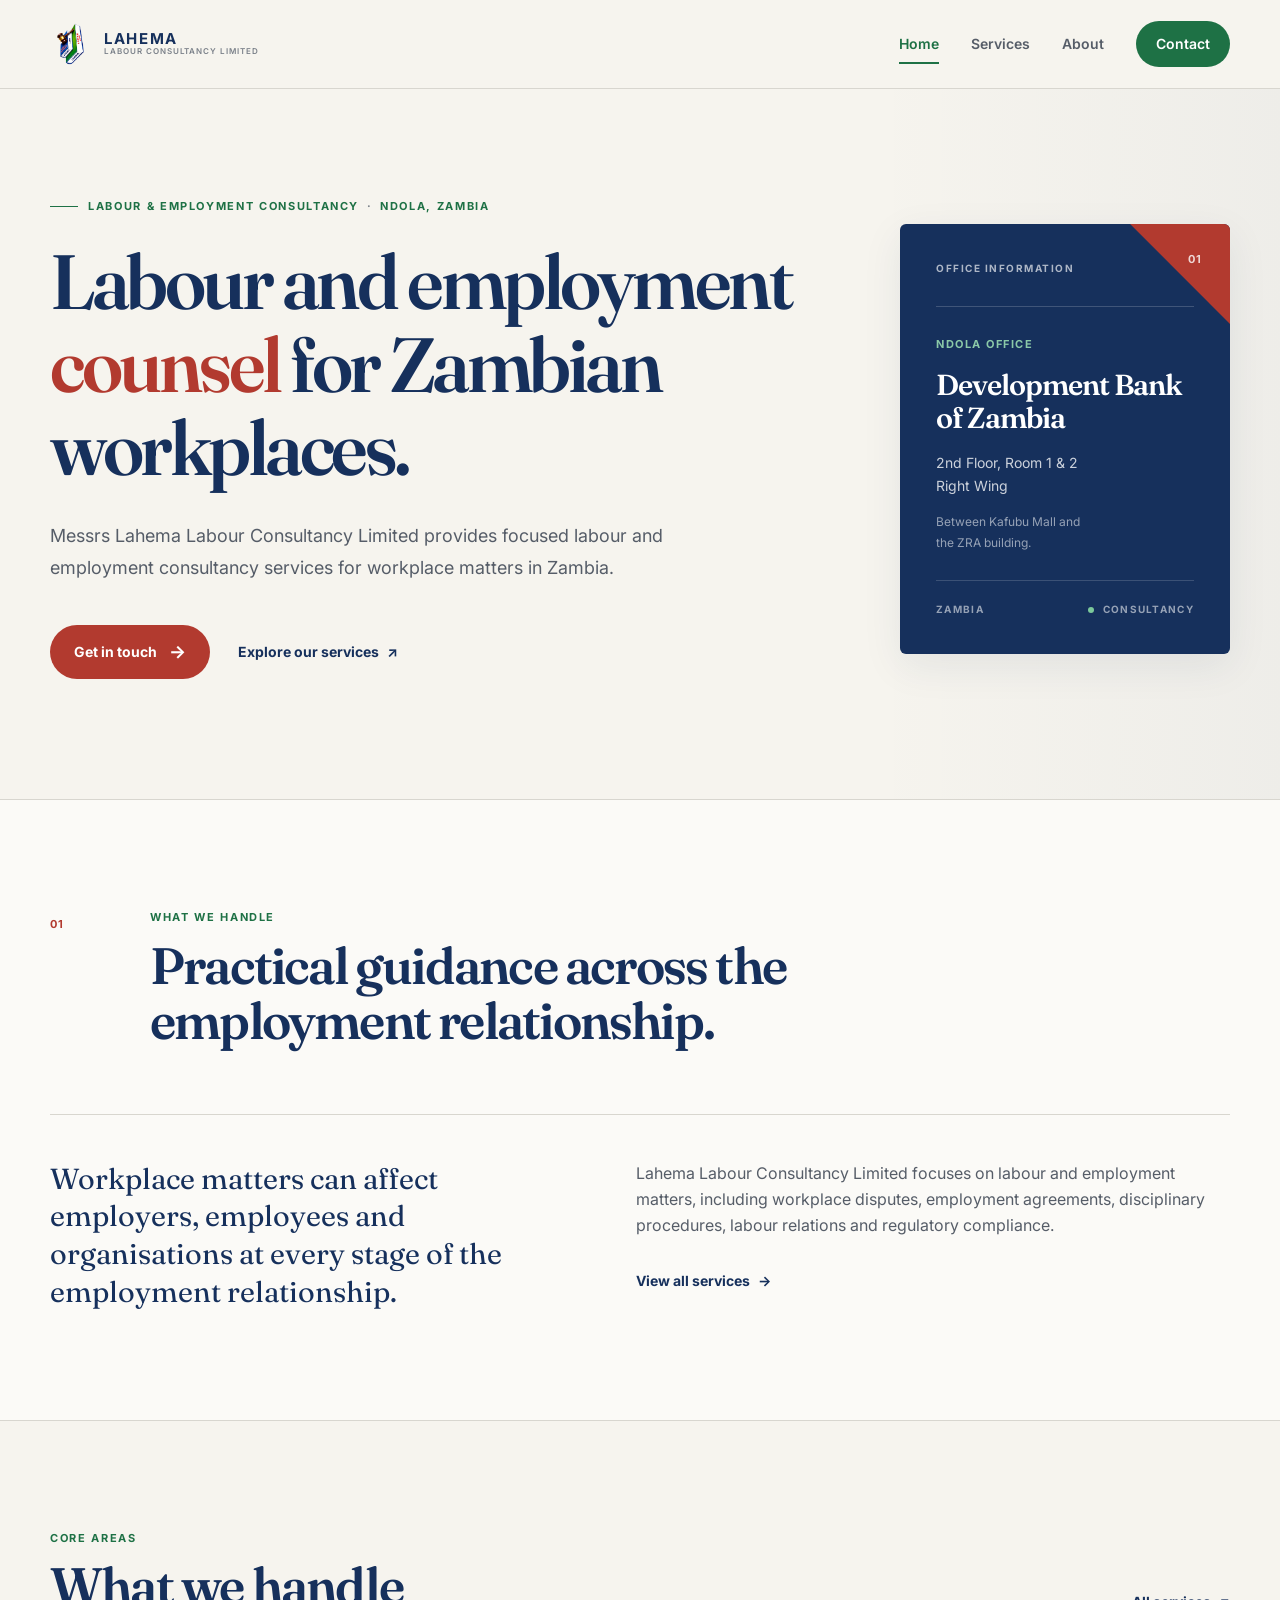
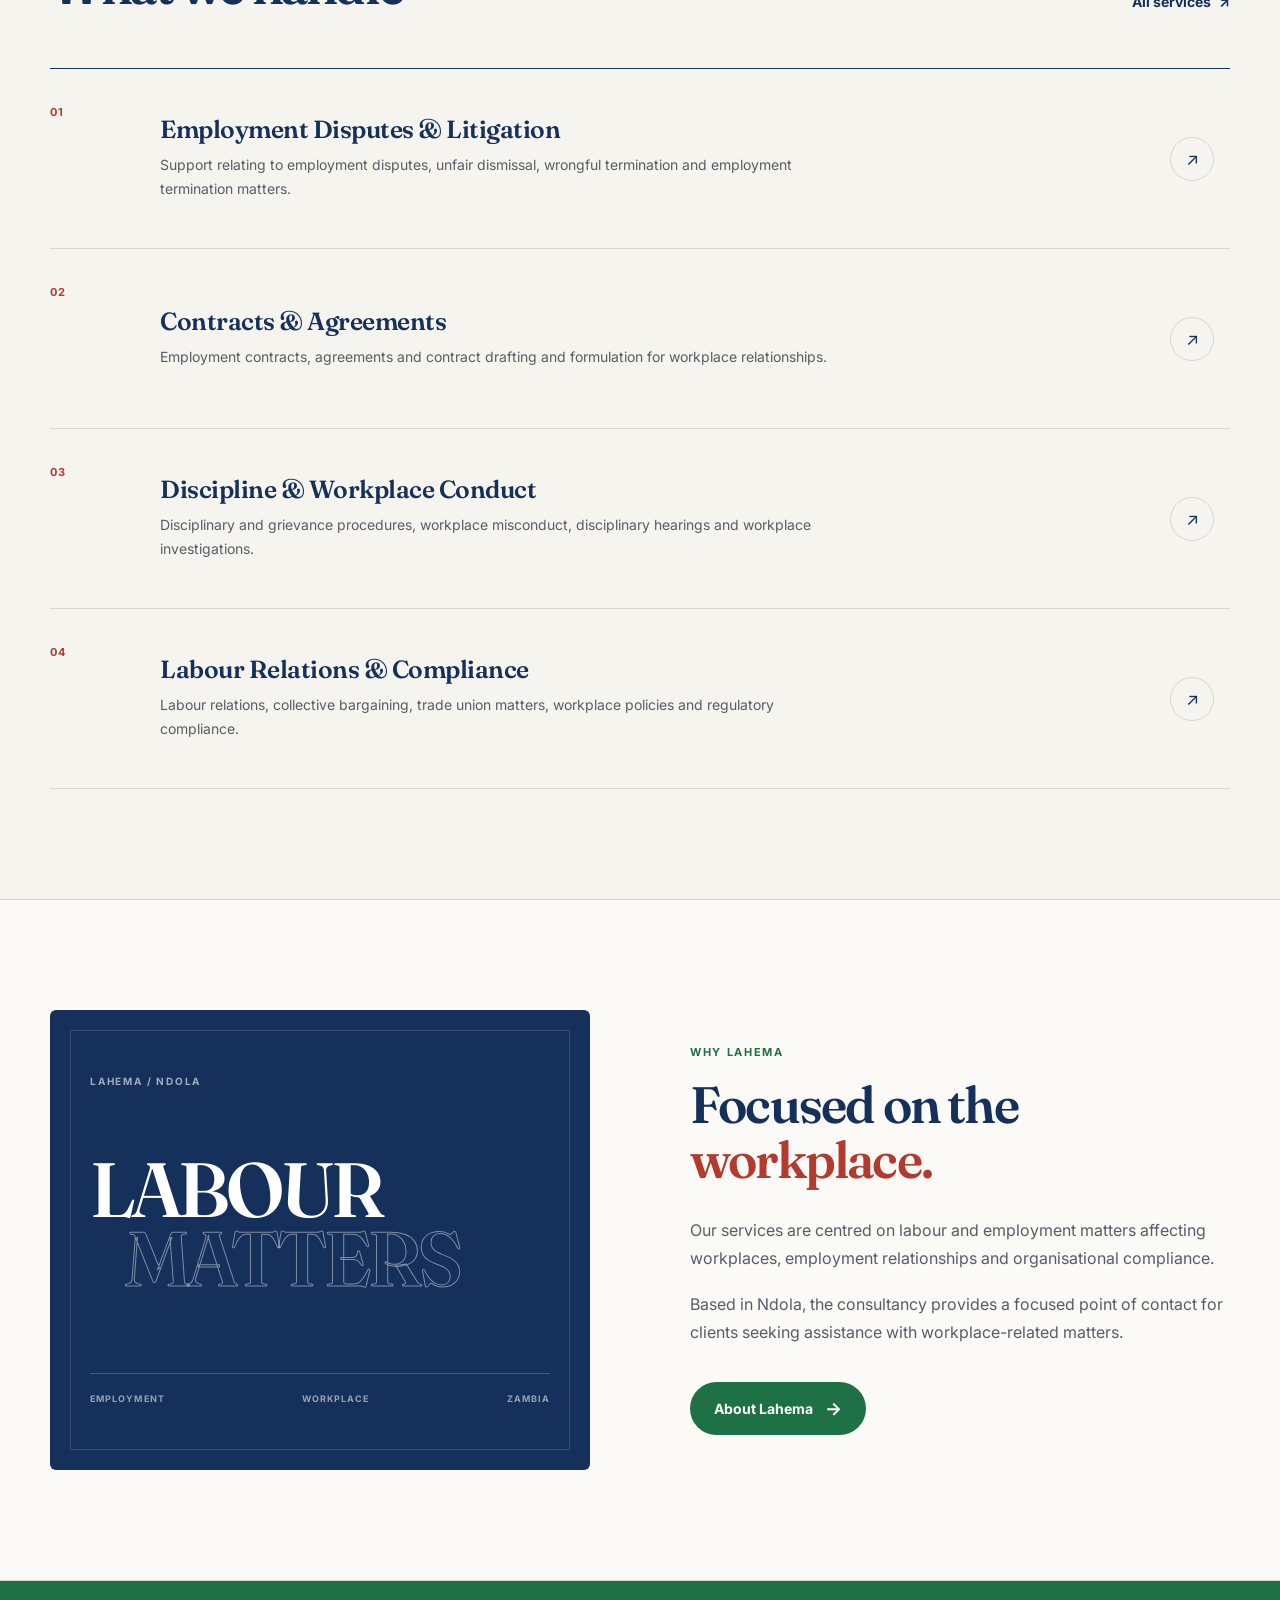
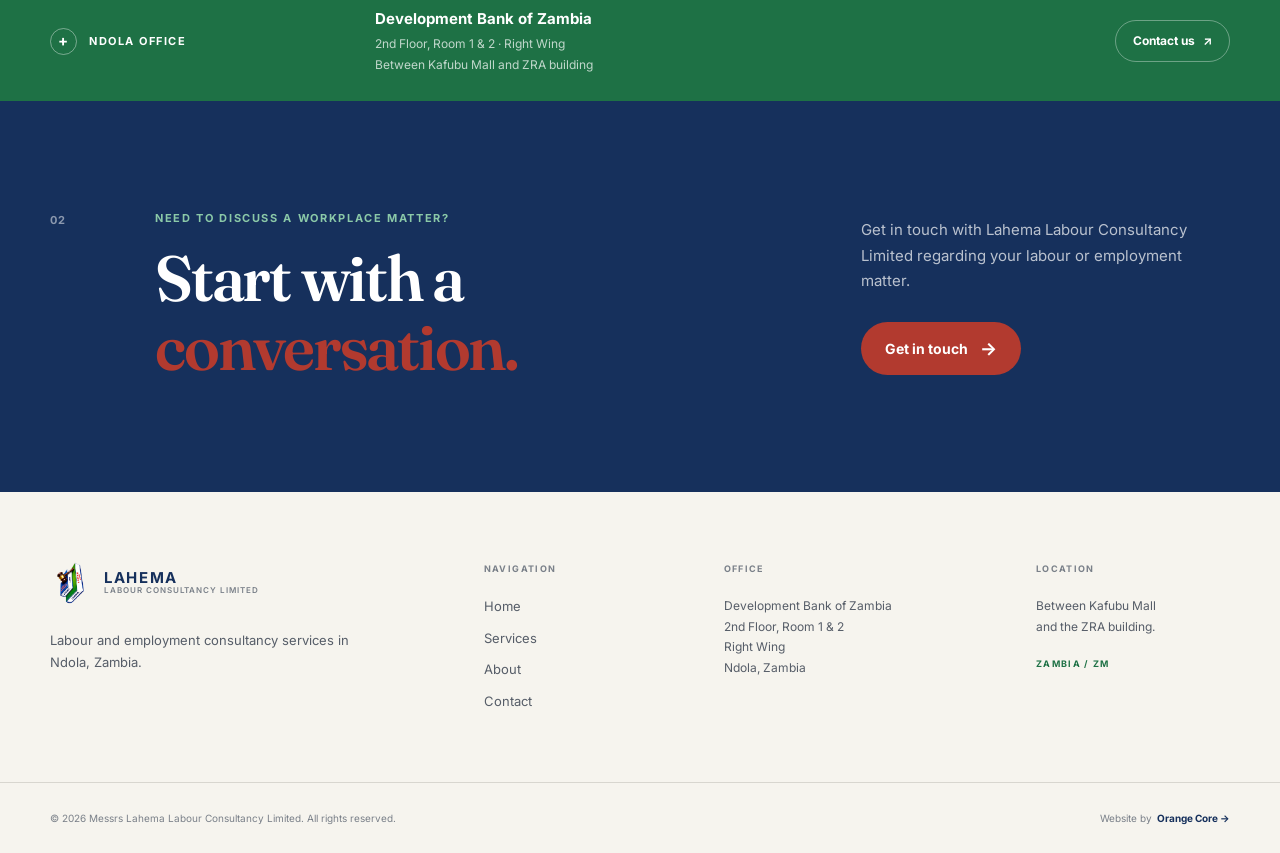
<file: index.html>
<!DOCTYPE html>
<html lang="en-ZM">
<head>
    <meta charset="UTF-8">

    <meta
        name="viewport"
        content="width=device-width, initial-scale=1.0"
    >

    <meta
        name="description"
        content="Messrs Lahema Labour Consultancy Limited provides labour and employment consultancy services in Ndola, Zambia, covering workplace disputes, contracts, disciplinary matters, labour relations and compliance."
    >

    <meta
        name="theme-color"
        content="#16305C"
    >

    <title>
        Lahema Labour Consultancy Limited | Labour & Employment Consultancy in Ndola
    </title>

    <!-- Fonts -->
    <link rel="preconnect" href="https://fonts.googleapis.com">
    <link rel="preconnect" href="https://fonts.gstatic.com" crossorigin>

    <link
        href="https://fonts.googleapis.com/css2?family=Fraunces:opsz,wght@9..144,500;9..144,600;9..144,700&family=Inter:wght@400;500;600;700&display=swap"
        rel="stylesheet"
    >

    <!-- Main stylesheet -->
    <link
        rel="stylesheet"
        href="css/style.css"
    >

    <!-- Favicon -->
    <link rel="icon" type="image/png" href="assets/images/lahema-logo.png">
</head>

<body>

    <!-- Accessibility -->
    <a
        class="skip-link"
        href="#main-content"
    >
        Skip to main content
    </a>


    <!-- =========================================================
         HEADER / NAVIGATION
    ========================================================== -->

    <header class="site-header">

        <div class="container nav-container">

            <a
                href="index.html"
                class="brand"
                aria-label="Lahema Labour Consultancy Limited home"
            >
                <img class="brand-mark" src="assets/images/lahema-logo.png" alt="Lahema Labour Consultancy logo">

                <span class="brand-text">
                    <strong>LAHEMA</strong>
                    <small>LABOUR CONSULTANCY LIMITED</small>
                </span>
            </a>


            <button
                class="menu-toggle"
                type="button"
                aria-label="Open navigation menu"
                aria-expanded="false"
                aria-controls="primary-navigation"
            >
                <span></span>
                <span></span>
                <span></span>
            </button>


            <nav
                class="primary-navigation"
                id="primary-navigation"
                aria-label="Primary navigation"
            >

                <a
                    href="index.html"
                    class="nav-link active"
                    aria-current="page"
                >
                    Home
                </a>

                <a
                    href="services.html"
                    class="nav-link"
                >
                    Services
                </a>

                <a
                    href="about.html"
                    class="nav-link"
                >
                    About
                </a>

                <a
                    href="contact.html"
                    class="nav-link nav-link-cta"
                >
                    Contact
                </a>

            </nav>

        </div>

    </header>


    <!-- =========================================================
         MAIN CONTENT
    ========================================================== -->

    <main id="main-content">


        <!-- =====================================================
             HERO
        ====================================================== -->

        <section class="hero">

            <div class="container hero-grid">

                <div class="hero-content">

                    <div class="section-kicker">
                        <span class="kicker-line"></span>

                        <span>
                            LABOUR &amp; EMPLOYMENT CONSULTANCY
                            <span class="kicker-separator">·</span>
                            NDOLA, ZAMBIA
                        </span>
                    </div>


                    <h1>
                        Labour and employment
                        <span class="accent-text">
                            counsel
                        </span>
                        for Zambian workplaces.
                    </h1>


                    <p class="hero-description">
                        Messrs Lahema Labour Consultancy Limited provides
                        focused labour and employment consultancy services
                        for workplace matters in Zambia.
                    </p>


                    <div class="hero-actions">

                        <a
                            href="contact.html"
                            class="button button-primary"
                        >
                            Get in touch
                            <span aria-hidden="true">→</span>
                        </a>

                        <a
                            href="services.html"
                            class="text-link"
                        >
                            Explore our services
                            <span aria-hidden="true">↗</span>
                        </a>

                    </div>

                </div>


                <!-- HERO OFFICE PANEL -->

                <aside class="hero-panel">

                    <div class="docket-label">
                        OFFICE INFORMATION
                    </div>


                    <div class="hero-panel-number">
                        01
                    </div>


                    <div class="hero-panel-rule"></div>


                    <div class="office-details">

                        <span class="office-label">
                            NDOLA OFFICE
                        </span>

                        <h2>
                            Development Bank of Zambia
                        </h2>

                        <p>
                            2nd Floor, Room 1 &amp; 2
                            <br>
                            Right Wing
                        </p>

                        <p class="office-landmark">
                            Between Kafubu Mall and
                            <br>
                            the ZRA building.
                        </p>

                    </div>


                    <div class="panel-footer">

                        <span>
                            ZAMBIA
                        </span>

                        <span>
                            <span class="status-dot"></span>
                            CONSULTANCY
                        </span>

                    </div>

                </aside>

            </div>

        </section>



        <!-- =====================================================
             INTRO / POSITIONING
        ====================================================== -->

        <section class="intro-section">

            <div class="container">

                <div class="section-heading-row">

                    <div class="section-index">
                        01
                    </div>

                    <div>

                        <div class="section-kicker">
                            WHAT WE HANDLE
                        </div>

                        <h2>
                            Practical guidance across
                            the employment relationship.
                        </h2>

                    </div>

                </div>


                <div class="intro-grid">

                    <div class="intro-statement">

                        <p>
                            Workplace matters can affect employers,
                            employees and organisations at every stage
                            of the employment relationship.
                        </p>

                    </div>


                    <div class="intro-copy">

                        <p>
                            Lahema Labour Consultancy Limited focuses on
                            labour and employment matters, including
                            workplace disputes, employment agreements,
                            disciplinary procedures, labour relations
                            and regulatory compliance.
                        </p>

                        <a
                            href="services.html"
                            class="arrow-link"
                        >
                            View all services
                            <span aria-hidden="true">→</span>
                        </a>

                    </div>

                </div>

            </div>

        </section>



        <!-- =====================================================
             SERVICE PREVIEW
        ====================================================== -->

        <section class="services-preview">

            <div class="container">

                <div class="section-header-inline">

                    <div>

                        <div class="section-kicker">
                            CORE AREAS
                        </div>

                        <h2>
                            What we handle
                        </h2>

                    </div>

                    <a
                        href="services.html"
                        class="desktop-link"
                    >
                        All services
                        <span aria-hidden="true">↗</span>
                    </a>

                </div>


                <div class="service-list">


                    <!-- SERVICE 01 -->

                    <article class="service-row">

                        <div class="service-number">
                            01
                        </div>

                        <div class="service-content">

                            <h3>
                                Employment Disputes &amp; Litigation
                            </h3>

                            <p>
                                Support relating to employment disputes,
                                unfair dismissal, wrongful termination
                                and employment termination matters.
                            </p>

                        </div>

                        <a
                            href="services.html#employment-disputes"
                            class="service-arrow"
                            aria-label="View Employment Disputes and Litigation services"
                        >
                            ↗
                        </a>

                    </article>



                    <!-- SERVICE 02 -->

                    <article class="service-row">

                        <div class="service-number">
                            02
                        </div>

                        <div class="service-content">

                            <h3>
                                Contracts &amp; Agreements
                            </h3>

                            <p>
                                Employment contracts, agreements and
                                contract drafting and formulation for
                                workplace relationships.
                            </p>

                        </div>

                        <a
                            href="services.html#contracts"
                            class="service-arrow"
                            aria-label="View Contracts and Agreements services"
                        >
                            ↗
                        </a>

                    </article>



                    <!-- SERVICE 03 -->

                    <article class="service-row">

                        <div class="service-number">
                            03
                        </div>

                        <div class="service-content">

                            <h3>
                                Discipline &amp; Workplace Conduct
                            </h3>

                            <p>
                                Disciplinary and grievance procedures,
                                workplace misconduct, disciplinary
                                hearings and workplace investigations.
                            </p>

                        </div>

                        <a
                            href="services.html#discipline"
                            class="service-arrow"
                            aria-label="View Discipline and Workplace Conduct services"
                        >
                            ↗
                        </a>

                    </article>



                    <!-- SERVICE 04 -->

                    <article class="service-row">

                        <div class="service-number">
                            04
                        </div>

                        <div class="service-content">

                            <h3>
                                Labour Relations &amp; Compliance
                            </h3>

                            <p>
                                Labour relations, collective bargaining,
                                trade union matters, workplace policies
                                and regulatory compliance.
                            </p>

                        </div>

                        <a
                            href="services.html#labour-relations"
                            class="service-arrow"
                            aria-label="View Labour Relations and Compliance services"
                        >
                            ↗
                        </a>

                    </article>


                </div>


                <div class="mobile-services-link">

                    <a
                        href="services.html"
                        class="arrow-link"
                    >
                        View all services
                        <span aria-hidden="true">→</span>
                    </a>

                </div>

            </div>

        </section>



        <!-- =====================================================
             WORKPLACE FOCUS / LOCATION
        ====================================================== -->

        <section class="focus-section">

            <div class="container focus-grid">


                <div class="focus-visual">

                    <div class="visual-docket">

                        <div class="visual-topline">
                            LAHEMA / NDOLA
                        </div>


                        <div class="visual-large-text">
                            LABOUR
                        </div>

                        <div class="visual-large-text visual-outline">
                            MATTERS
                        </div>


                        <div class="visual-bottom">

                            <span>
                                EMPLOYMENT
                            </span>

                            <span>
                                WORKPLACE
                            </span>

                            <span>
                                ZAMBIA
                            </span>

                        </div>

                    </div>

                </div>


                <div class="focus-content">

                    <div class="section-kicker">
                        WHY LAHEMA
                    </div>

                    <h2>
                        Focused on the
                        <span class="accent-text">
                            workplace.
                        </span>
                    </h2>

                    <p>
                        Our services are centred on labour and
                        employment matters affecting workplaces,
                        employment relationships and organisational
                        compliance.
                    </p>

                    <p>
                        Based in Ndola, the consultancy provides a
                        focused point of contact for clients seeking
                        assistance with workplace-related matters.
                    </p>


                    <a
                        href="about.html"
                        class="button button-secondary"
                    >
                        About Lahema
                        <span aria-hidden="true">→</span>
                    </a>

                </div>

            </div>

        </section>



        <!-- =====================================================
             OFFICE / LOCATION STRIP
        ====================================================== -->

        <section class="location-strip">

            <div class="container location-grid">

                <div class="location-label">
                    <span class="location-pin" aria-hidden="true">
                        +
                    </span>

                    <span>
                        NDOLA OFFICE
                    </span>
                </div>


                <div class="location-address">

                    <strong>
                        Development Bank of Zambia
                    </strong>

                    <span>
                        2nd Floor, Room 1 &amp; 2 · Right Wing
                    </span>

                    <span>
                        Between Kafubu Mall and ZRA building
                    </span>

                </div>


                <a
                    href="contact.html"
                    class="location-link"
                >
                    Contact us
                    <span aria-hidden="true">↗</span>
                </a>

            </div>

        </section>



        <!-- =====================================================
             CALL TO ACTION
        ====================================================== -->

        <section class="cta-section">

            <div class="container cta-container">

                <div class="cta-marker">
                    02
                </div>


                <div class="cta-content">

                    <div class="section-kicker">
                        NEED TO DISCUSS A WORKPLACE MATTER?
                    </div>

                    <h2>
                        Start with a
                        <span>conversation.</span>
                    </h2>

                </div>


                <div class="cta-action">

                    <p>
                        Get in touch with Lahema Labour Consultancy
                        Limited regarding your labour or employment
                        matter.
                    </p>

                    <a
                        href="contact.html"
                        class="button button-primary"
                    >
                        Get in touch
                        <span aria-hidden="true">→</span>
                    </a>

                </div>

            </div>

        </section>

    </main>



    <!-- =========================================================
         FOOTER
    ========================================================== -->

    <footer class="site-footer">

        <div class="container footer-main">


            <!-- FOOTER BRAND -->

            <div class="footer-brand">

                <a
                    href="index.html"
                    class="brand brand-footer"
                    aria-label="Lahema Labour Consultancy Limited home"
                >

                    <img class="brand-mark" src="assets/images/lahema-logo.png" alt="Lahema Labour Consultancy logo">

                    <span class="brand-text">
                        <strong>LAHEMA</strong>
                        <small>LABOUR CONSULTANCY LIMITED</small>
                    </span>

                </a>


                <p>
                    Labour and employment consultancy services
                    in Ndola, Zambia.
                </p>

            </div>


            <!-- FOOTER NAV -->

            <div class="footer-column">

                <span class="footer-heading">
                    NAVIGATION
                </span>

                <a href="index.html">
                    Home
                </a>

                <a href="services.html">
                    Services
                </a>

                <a href="about.html">
                    About
                </a>

                <a href="contact.html">
                    Contact
                </a>

            </div>


            <!-- FOOTER OFFICE -->

            <div class="footer-column footer-office">

                <span class="footer-heading">
                    OFFICE
                </span>

                <p>
                    Development Bank of Zambia
                    <br>
                    2nd Floor, Room 1 &amp; 2
                    <br>
                    Right Wing
                    <br>
                    Ndola, Zambia
                </p>

            </div>


            <!-- FOOTER STATUS -->

            <div class="footer-column footer-status">

                <span class="footer-heading">
                    LOCATION
                </span>

                <p>
                    Between Kafubu Mall
                    <br>
                    and the ZRA building.
                </p>

                <span class="footer-country">
                    ZAMBIA / ZM
                </span>

            </div>

        </div>


        <!-- FOOTER BOTTOM -->

        <div class="footer-bottom">

            <div class="container footer-bottom-inner">

                <span>
                    © 2026 Messrs Lahema Labour Consultancy Limited.
                    All rights reserved.
                </span>


                <span class="footer-credit">

                    Website by

                    <a
                        href="https://orangecore.xyz"
                        target="_blank"
                        rel="noopener noreferrer"
                    >
                        Orange Core
                        <span aria-hidden="true">→</span>
                    </a>

                </span>

            </div>

        </div>

    </footer>



    <!-- Main JavaScript -->
    <script src="js/main.js"></script>

</body>
</html>
</file>
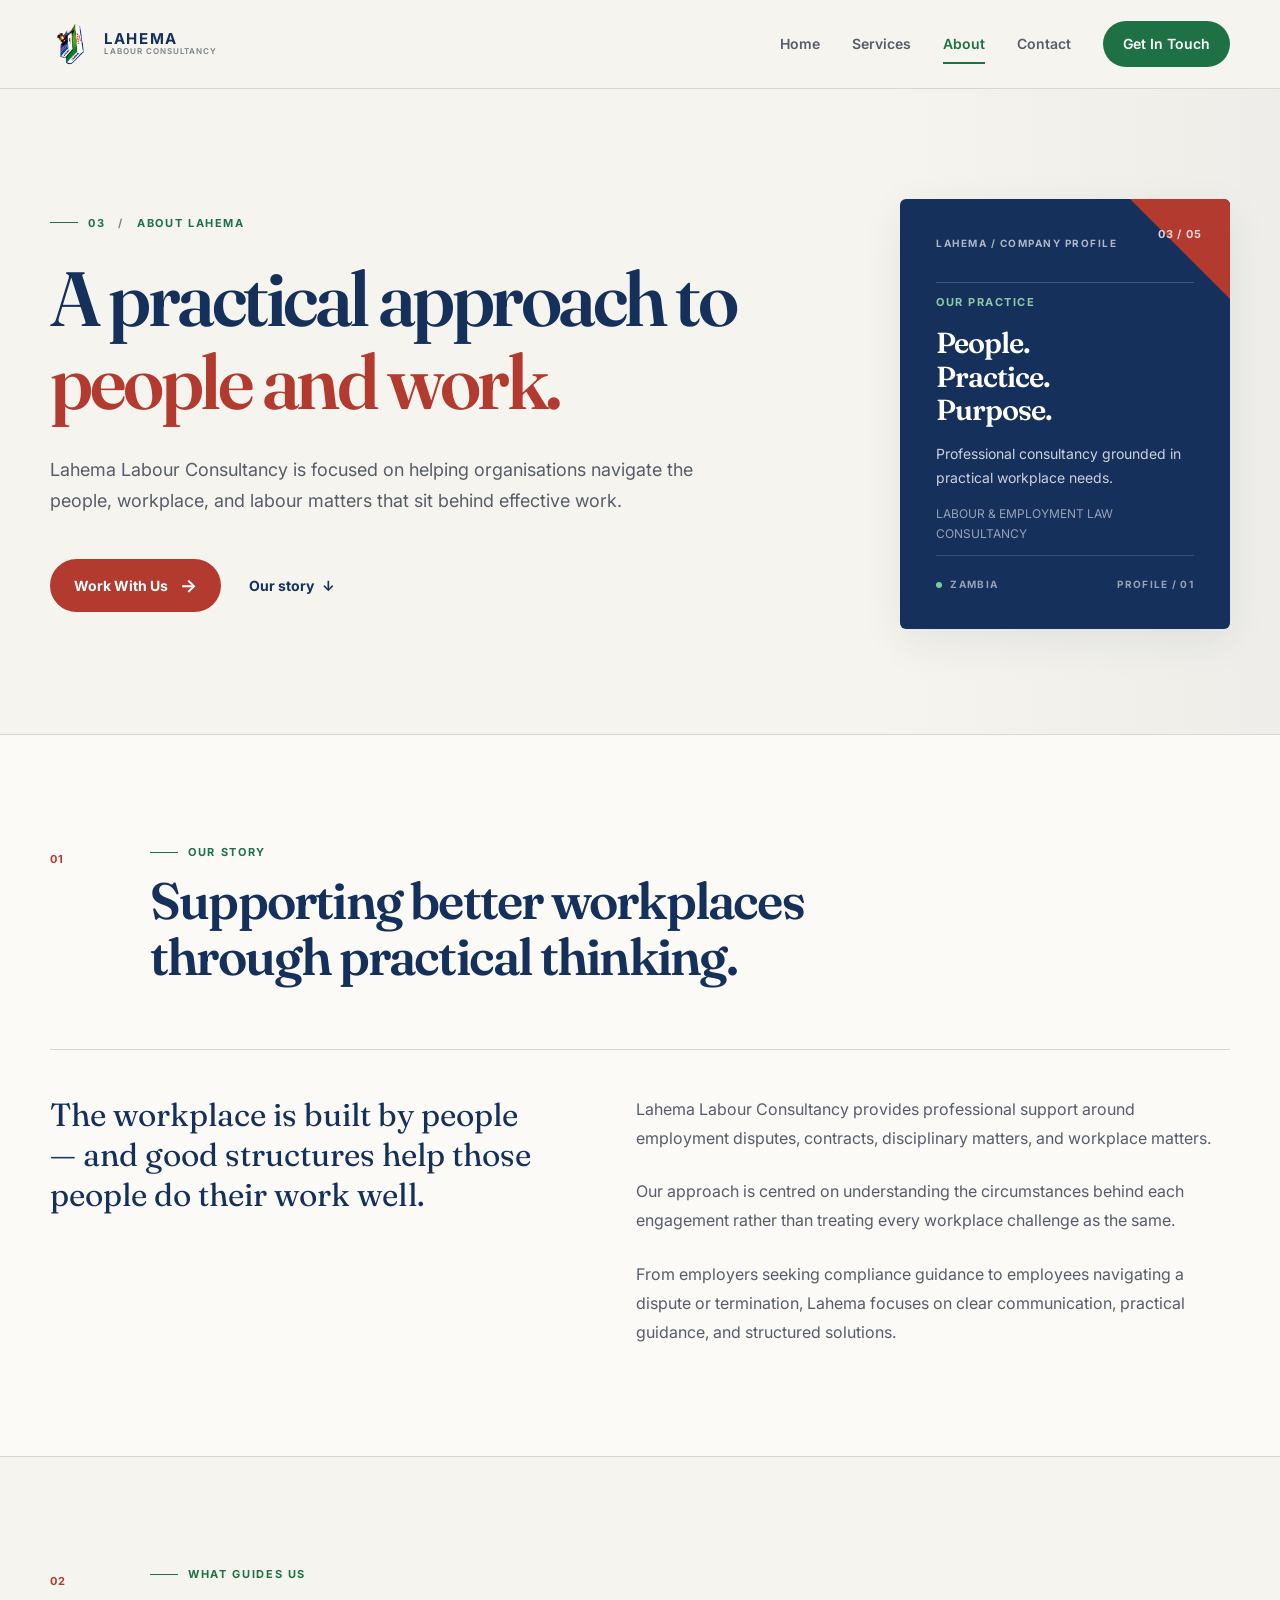
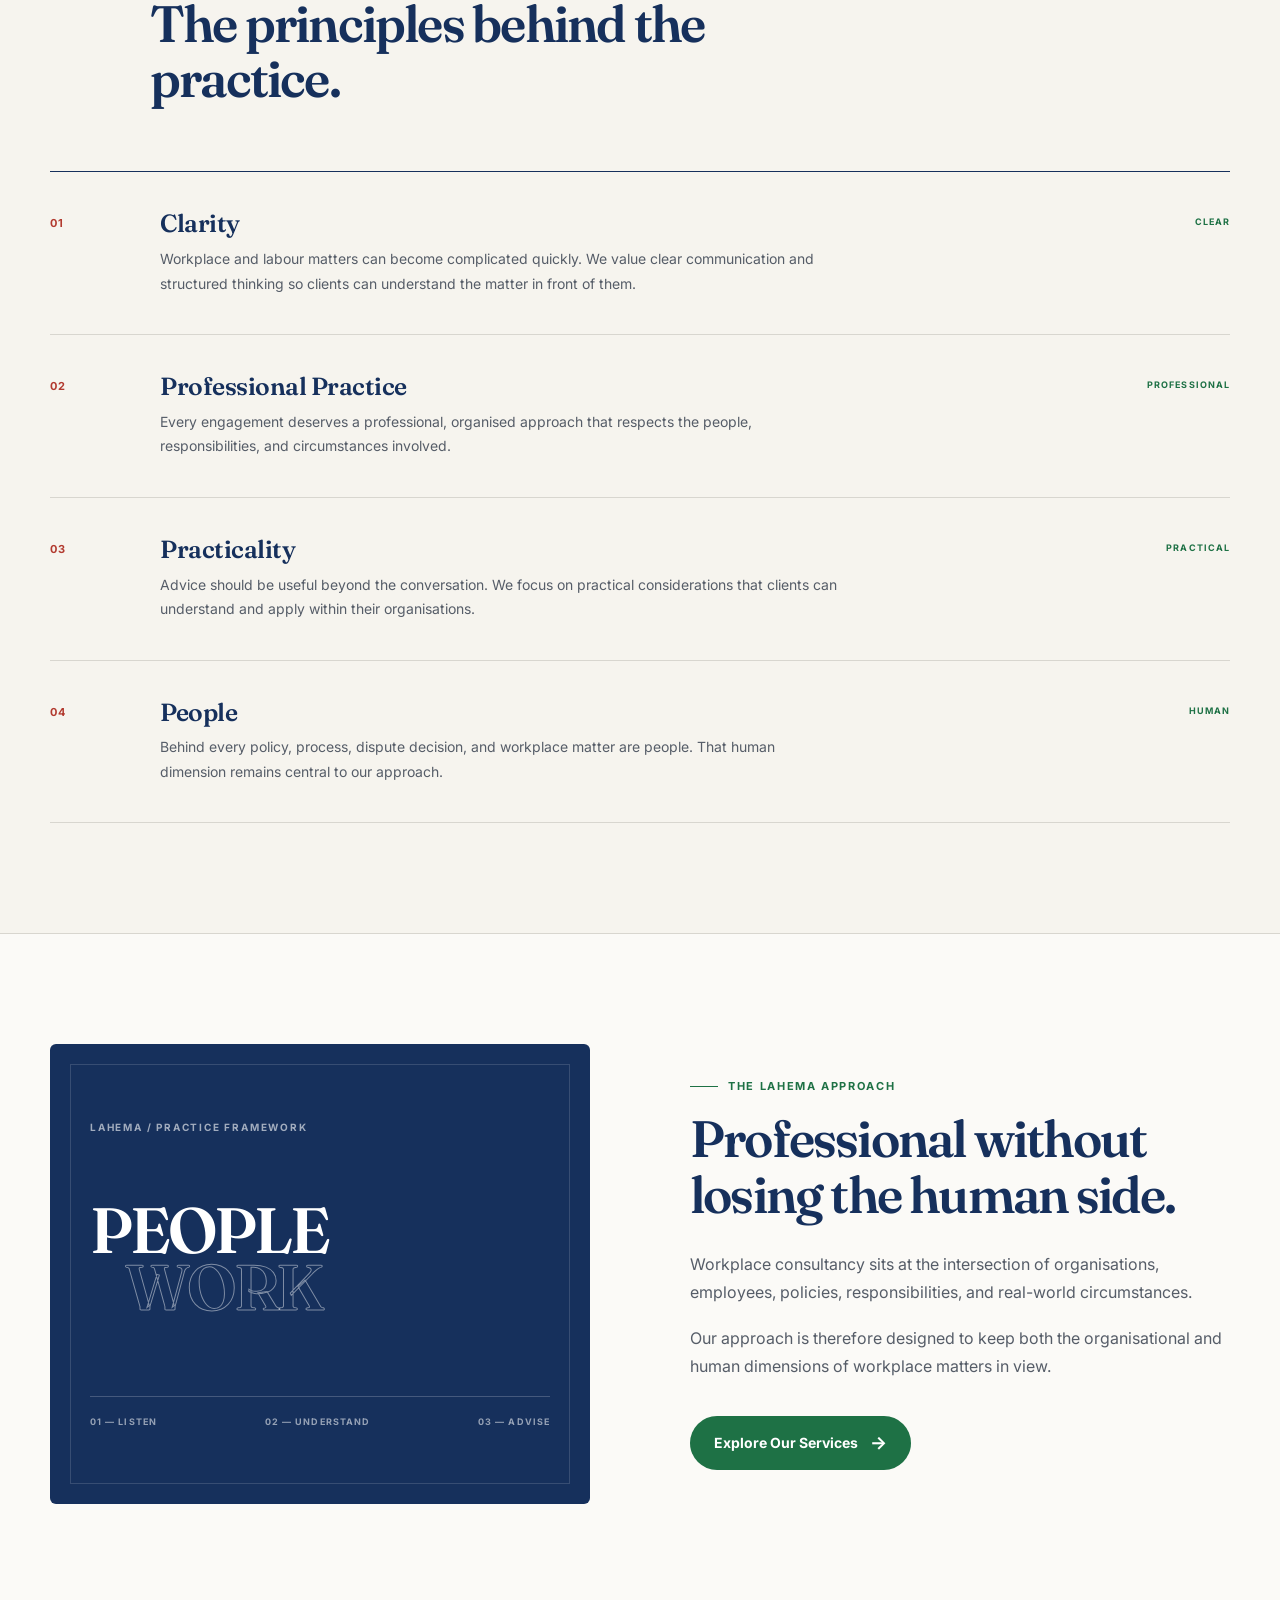
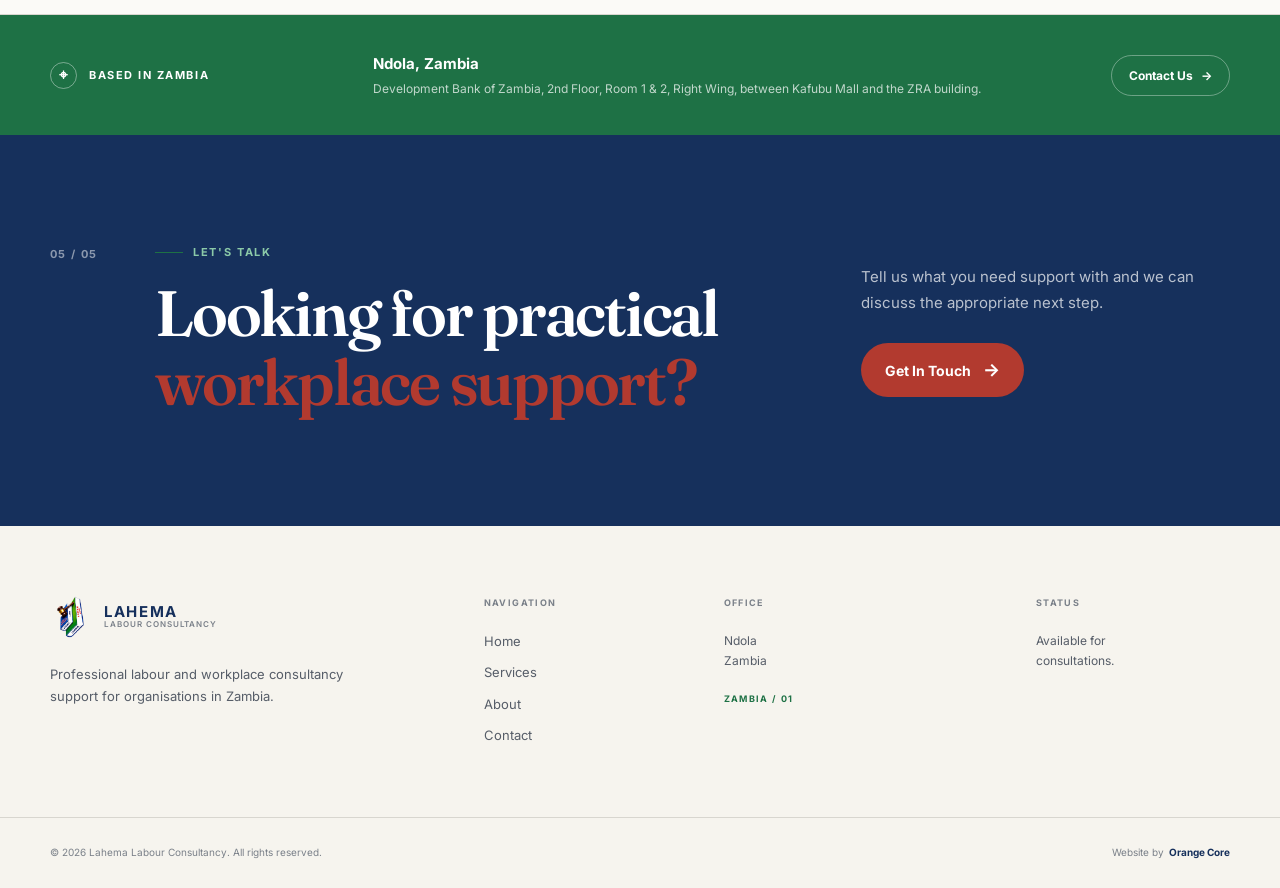
<file: about.html>
<!DOCTYPE html>
<html lang="en">
<head>
    <meta charset="UTF-8">
    <meta name="viewport" content="width=device-width, initial-scale=1.0">

    <title>About | Lahema Labour Consultancy</title>
    <meta
        name="description"
        content="Learn about Messrs Lahema Labour Consultancy Limited, a Ndola-based practice focused on labour and employment law for employers and employees across Zambia."
    >

    <link rel="preconnect" href="https://fonts.googleapis.com">
    <link rel="preconnect" href="https://fonts.gstatic.com" crossorigin>
    <link
        href="https://fonts.googleapis.com/css2?family=Fraunces:opsz,wght@9..144,600&family=Inter:wght@400;500;600;700&display=swap"
        rel="stylesheet"
    >

    <link rel="icon" type="image/png" href="assets/images/lahema-logo.png">
    <link rel="stylesheet" href="css/style.css">

    <!-- About page-specific styles -->
    <style>
        .about-page .hero {
            padding-bottom: 105px;
        }

        .about-page .hero-content {
            max-width: 800px;
        }

        .about-page .hero-description {
            max-width: 680px;
        }

        .about-story {
            padding: 110px 0;
            background: var(--paper-light);
            border-bottom: 1px solid var(--line);
        }

        .about-story-grid {
            display: grid;
            grid-template-columns: minmax(0, 0.9fr) minmax(0, 1.1fr);
            gap: 100px;
            padding-top: 45px;
            border-top: 1px solid var(--line);
        }

        .about-statement p {
            max-width: 500px;
            color: var(--navy);
            font-family: "Fraunces", Georgia, serif;
            font-size: 32px;
            line-height: 1.25;
        }

        .about-copy {
            max-width: 650px;
        }

        .about-copy p {
            margin-bottom: 25px;
            font-size: 16px;
            line-height: 1.8;
        }

        .about-copy p:last-child {
            margin-bottom: 0;
        }

        .principles-section {
            padding: 110px 0;
            background: var(--paper);
            border-bottom: 1px solid var(--line);
        }

        .principles-list {
            border-top: 1px solid var(--navy);
        }

        .principle-row {
            display: grid;
            grid-template-columns: 80px minmax(0, 1fr) 120px;
            gap: 30px;
            align-items: start;
            padding: 38px 0;
            border-bottom: 1px solid var(--line);
            transition:
                padding var(--transition),
                background var(--transition);
        }

        .principle-row:hover {
            padding-left: 18px;
            padding-right: 18px;
            background: rgba(255, 255, 255, 0.45);
        }

        .principle-number {
            padding-top: 4px;
            color: var(--red);
            font-size: 11px;
            font-weight: 700;
            letter-spacing: 0.12em;
        }

        .principle-content {
            max-width: 680px;
        }

        .principle-content h3 {
            margin-bottom: 10px;
        }

        .principle-content p {
            font-size: 14px;
            line-height: 1.75;
        }

        .principle-tag {
            justify-self: end;
            padding-top: 5px;
            color: var(--emerald);
            font-size: 9px;
            font-weight: 700;
            letter-spacing: 0.12em;
            text-align: right;
        }

        .about-visual .visual-large-text {
            font-size: clamp(2.8rem, 5vw, 5rem);
        }

        @media (max-width: 1000px) {
            .about-story-grid {
                gap: 60px;
            }
        }

        @media (max-width: 760px) {
            .about-page .hero {
                padding-bottom: 75px;
            }

            .about-story,
            .principles-section {
                padding: 75px 0;
            }

            .about-story-grid {
                grid-template-columns: 1fr;
                gap: 35px;
                padding-top: 30px;
            }

            .about-statement p {
                font-size: 25px;
            }

            .principle-row {
                grid-template-columns: 40px minmax(0, 1fr);
                gap: 12px;
                padding: 30px 0;
            }

            .principle-row:hover {
                padding-left: 10px;
                padding-right: 10px;
            }

            .principle-tag {
                grid-column: 2;
                justify-self: start;
                padding-top: 0;
                text-align: left;
            }
        }

        @media (max-width: 480px) {
            .principle-row {
                grid-template-columns: 32px minmax(0, 1fr);
            }

            .principle-number {
                font-size: 9px;
            }

            .principle-content h3 {
                font-size: 1.18rem;
            }

            .principle-content p {
                font-size: 13px;
            }
        }
    </style>
</head>

<body class="about-page">

    <a class="skip-link" href="#main-content">Skip to content</a>

    <!-- HEADER -->
    <header class="site-header">
        <div class="container nav-container">

            <a
                class="brand"
                href="index.html"
                aria-label="Lahema Labour Consultancy home"
            >
                <img class="brand-mark" src="assets/images/lahema-logo.png" alt="Lahema Labour Consultancy logo">

                <span class="brand-text">
                    <strong>LAHEMA</strong>
                    <small>LABOUR CONSULTANCY</small>
                </span>
            </a>

            <button
                class="menu-toggle"
                type="button"
                aria-label="Open navigation"
                aria-expanded="false"
                aria-controls="primary-navigation"
            >
                <span></span>
                <span></span>
                <span></span>
            </button>

            <nav
                class="primary-navigation"
                id="primary-navigation"
                aria-label="Primary navigation"
            >
                <a class="nav-link" href="index.html">Home</a>

                <a class="nav-link" href="services.html">Services</a>

                <a
                    class="nav-link active"
                    href="about.html"
                    aria-current="page"
                >
                    About
                </a>

                <a class="nav-link" href="contact.html">Contact</a>

                <a class="nav-link nav-link-cta" href="contact.html">
                    Get In Touch
                </a>
            </nav>

        </div>
    </header>

    <main id="main-content">

        <!-- HERO -->
        <section class="hero">
            <div class="container hero-grid">

                <div class="hero-content">

                    <div class="section-kicker">
                        <span class="kicker-line"></span>
                        <span>03</span>
                        <span class="kicker-separator">/</span>
                        <span>ABOUT LAHEMA</span>
                    </div>

                    <h1>
                        A practical approach to
                        <span class="accent-text">people and work.</span>
                    </h1>

                    <p class="hero-description">
                        Lahema Labour Consultancy is focused on helping
                        organisations navigate the people, workplace, and
                        labour matters that sit behind effective work.
                    </p>

                    <div class="hero-actions">

                        <a class="button button-primary" href="contact.html">
                            Work With Us
                            <span aria-hidden="true">→</span>
                        </a>

                        <a class="text-link" href="#our-story">
                            Our story
                            <span aria-hidden="true">↓</span>
                        </a>

                    </div>

                </div>

                <!-- HERO PANEL -->
                <aside class="hero-panel" aria-label="About Lahema">

                    <div>

                        <div class="docket-label">
                            LAHEMA / COMPANY PROFILE
                        </div>

                        <div class="hero-panel-number">
                            03 / 05
                        </div>

                        <div class="hero-panel-rule"></div>

                    </div>

                    <div class="office-details">

                        <span class="office-label">
                            OUR PRACTICE
                        </span>

                        <h2>
                            People.<br>
                            Practice.<br>
                            Purpose.
                        </h2>

                        <p>
                            Professional consultancy grounded in practical
                            workplace needs.
                        </p>

                        <p class="office-landmark">
                            LABOUR &amp; EMPLOYMENT LAW CONSULTANCY
                        </p>

                    </div>

                    <div class="panel-footer">

                        <span>
                            <span class="status-dot"></span>
                            ZAMBIA
                        </span>

                        <span>PROFILE / 01</span>

                    </div>

                </aside>

            </div>
        </section>

        <!-- OUR STORY -->
        <section class="about-story" id="our-story">
            <div class="container">

                <div class="section-heading-row">

                    <div class="section-index">
                        01
                    </div>

                    <div>

                        <div class="section-kicker">
                            <span class="kicker-line"></span>
                            <span>OUR STORY</span>
                        </div>

                        <h2>
                            Supporting better workplaces through practical
                            thinking.
                        </h2>

                    </div>

                </div>

                <div class="about-story-grid">

                    <div class="about-statement">
                        <p>
                            The workplace is built by people — and good
                            structures help those people do their work well.
                        </p>
                    </div>

                    <div class="about-copy">

                        <p>
                            Lahema Labour Consultancy provides professional
                            support around employment disputes, contracts, disciplinary matters,
                            and workplace matters.
                        </p>

                        <p>
                            Our approach is centred on understanding the
                            circumstances behind each engagement rather than
                            treating every workplace challenge as the same.
                        </p>

                        <p>
                            From employers seeking compliance guidance to employees
                            navigating a dispute or termination,
                            Lahema focuses on clear communication, practical
                            guidance, and structured solutions.
                        </p>

                    </div>

                </div>

            </div>
        </section>

        <!-- PRINCIPLES -->
        <section class="principles-section">
            <div class="container">

                <div class="section-heading-row">

                    <div class="section-index">
                        02
                    </div>

                    <div>

                        <div class="section-kicker">
                            <span class="kicker-line"></span>
                            <span>WHAT GUIDES US</span>
                        </div>

                        <h2>
                            The principles behind the practice.
                        </h2>

                    </div>

                </div>

                <div class="principles-list">

                    <!-- PRINCIPLE 01 -->
                    <article class="principle-row">

                        <div class="principle-number">
                            01
                        </div>

                        <div class="principle-content">

                            <h3>Clarity</h3>

                            <p>
                                Workplace and labour matters can become
                                complicated quickly. We value clear
                                communication and structured thinking so
                                clients can understand the matter in front
                                of them.
                            </p>

                        </div>

                        <div class="principle-tag">
                            CLEAR
                        </div>

                    </article>

                    <!-- PRINCIPLE 02 -->
                    <article class="principle-row">

                        <div class="principle-number">
                            02
                        </div>

                        <div class="principle-content">

                            <h3>Professional Practice</h3>

                            <p>
                                Every engagement deserves a professional,
                                organised approach that respects the people,
                                responsibilities, and circumstances involved.
                            </p>

                        </div>

                        <div class="principle-tag">
                            PROFESSIONAL
                        </div>

                    </article>

                    <!-- PRINCIPLE 03 -->
                    <article class="principle-row">

                        <div class="principle-number">
                            03
                        </div>

                        <div class="principle-content">

                            <h3>Practicality</h3>

                            <p>
                                Advice should be useful beyond the
                                conversation. We focus on practical
                                considerations that clients can understand
                                and apply within their organisations.
                            </p>

                        </div>

                        <div class="principle-tag">
                            PRACTICAL
                        </div>

                    </article>

                    <!-- PRINCIPLE 04 -->
                    <article class="principle-row">

                        <div class="principle-number">
                            04
                        </div>

                        <div class="principle-content">

                            <h3>People</h3>

                            <p>
                                Behind every policy, process, dispute
                                decision, and workplace matter are people.
                                That human dimension remains central to our
                                approach.
                            </p>

                        </div>

                        <div class="principle-tag">
                            HUMAN
                        </div>

                    </article>

                </div>

            </div>
        </section>

        <!-- APPROACH VISUAL -->
        <section class="focus-section">
            <div class="container focus-grid">

                <div class="focus-visual about-visual">

                    <div class="visual-docket">

                        <div class="visual-topline">
                            LAHEMA / PRACTICE FRAMEWORK
                        </div>

                        <div class="visual-large-text">
                            PEOPLE
                        </div>

                        <div class="visual-large-text visual-outline">
                            WORK
                        </div>

                        <div class="visual-bottom">
                            <span>01 — LISTEN</span>
                            <span>02 — UNDERSTAND</span>
                            <span>03 — ADVISE</span>
                        </div>

                    </div>

                </div>

                <div class="focus-content">

                    <div class="section-kicker">
                        <span class="kicker-line"></span>
                        <span>THE LAHEMA APPROACH</span>
                    </div>

                    <h2>
                        Professional without losing the human side.
                    </h2>

                    <p>
                        Workplace consultancy sits at the intersection of
                        organisations, employees, policies, responsibilities,
                        and real-world circumstances.
                    </p>

                    <p>
                        Our approach is therefore designed to keep both the
                        organisational and human dimensions of workplace
                        matters in view.
                    </p>

                    <a class="button button-secondary" href="services.html">
                        Explore Our Services
                        <span aria-hidden="true">→</span>
                    </a>

                </div>

            </div>
        </section>

        <!-- LOCATION -->
        <section class="location-strip">

            <div class="container location-grid">

                <div class="location-label">
                    <span class="location-pin" aria-hidden="true">⌖</span>
                    <span>BASED IN ZAMBIA</span>
                </div>

                <div class="location-address">
                    <strong>Ndola, Zambia</strong>

                    <span>
                        Development Bank of Zambia, 2nd Floor, Room 1 &amp; 2,
                        Right Wing, between Kafubu Mall and the ZRA building.
                    </span>
                </div>

                <a class="location-link" href="contact.html">
                    Contact Us
                    <span aria-hidden="true">→</span>
                </a>

            </div>

        </section>

        <!-- CTA -->
        <section class="cta-section">

            <div class="container cta-container">

                <div class="cta-marker">
                    05 / 05
                </div>

                <div class="cta-content">

                    <div class="section-kicker">
                        <span class="kicker-line"></span>
                        <span>LET'S TALK</span>
                    </div>

                    <h2>
                        Looking for practical
                        <span>workplace support?</span>
                    </h2>

                </div>

                <div class="cta-action">

                    <p>
                        Tell us what you need support with and we can discuss
                        the appropriate next step.
                    </p>

                    <a class="button" href="contact.html">
                        Get In Touch
                        <span aria-hidden="true">→</span>
                    </a>

                </div>

            </div>

        </section>

    </main>

    <!-- FOOTER -->
    <footer class="site-footer">

        <div class="container footer-main">

            <div class="footer-brand">

                <a
                    class="brand brand-footer"
                    href="index.html"
                    aria-label="Lahema Labour Consultancy home"
                >
                    <img class="brand-mark" src="assets/images/lahema-logo.png" alt="Lahema Labour Consultancy logo">

                    <span class="brand-text">
                        <strong>LAHEMA</strong>
                        <small>LABOUR CONSULTANCY</small>
                    </span>
                </a>

                <p>
                    Professional labour and workplace consultancy support
                    for organisations in Zambia.
                </p>

            </div>

            <div class="footer-column">

                <span class="footer-heading">
                    NAVIGATION
                </span>

                <a href="index.html">Home</a>
                <a href="services.html">Services</a>
                <a href="about.html">About</a>
                <a href="contact.html">Contact</a>

            </div>

            <div class="footer-column footer-office">

                <span class="footer-heading">
                    OFFICE
                </span>

                <p>
                    Ndola<br>
                    Zambia
                </p>

                <span class="footer-country">
                    ZAMBIA / 01
                </span>

            </div>

            <div class="footer-column footer-status">

                <span class="footer-heading">
                    STATUS
                </span>

                <p>
                    Available for<br>
                    consultations.
                </p>

            </div>

        </div>

        <div class="footer-bottom">

            <div class="container footer-bottom-inner">

                <span>
                    © 2026 Lahema Labour Consultancy. All rights reserved.
                </span>

                <span class="footer-credit">
                    Website by
                    <a href="https://orangecore.xyz" target="_blank" rel="noopener noreferrer" aria-label="Website developer">
                        Orange Core
                    </a>
                </span>

            </div>

        </div>

    </footer>

    <script src="js/main.js"></script>

</body>
</html>
</file>
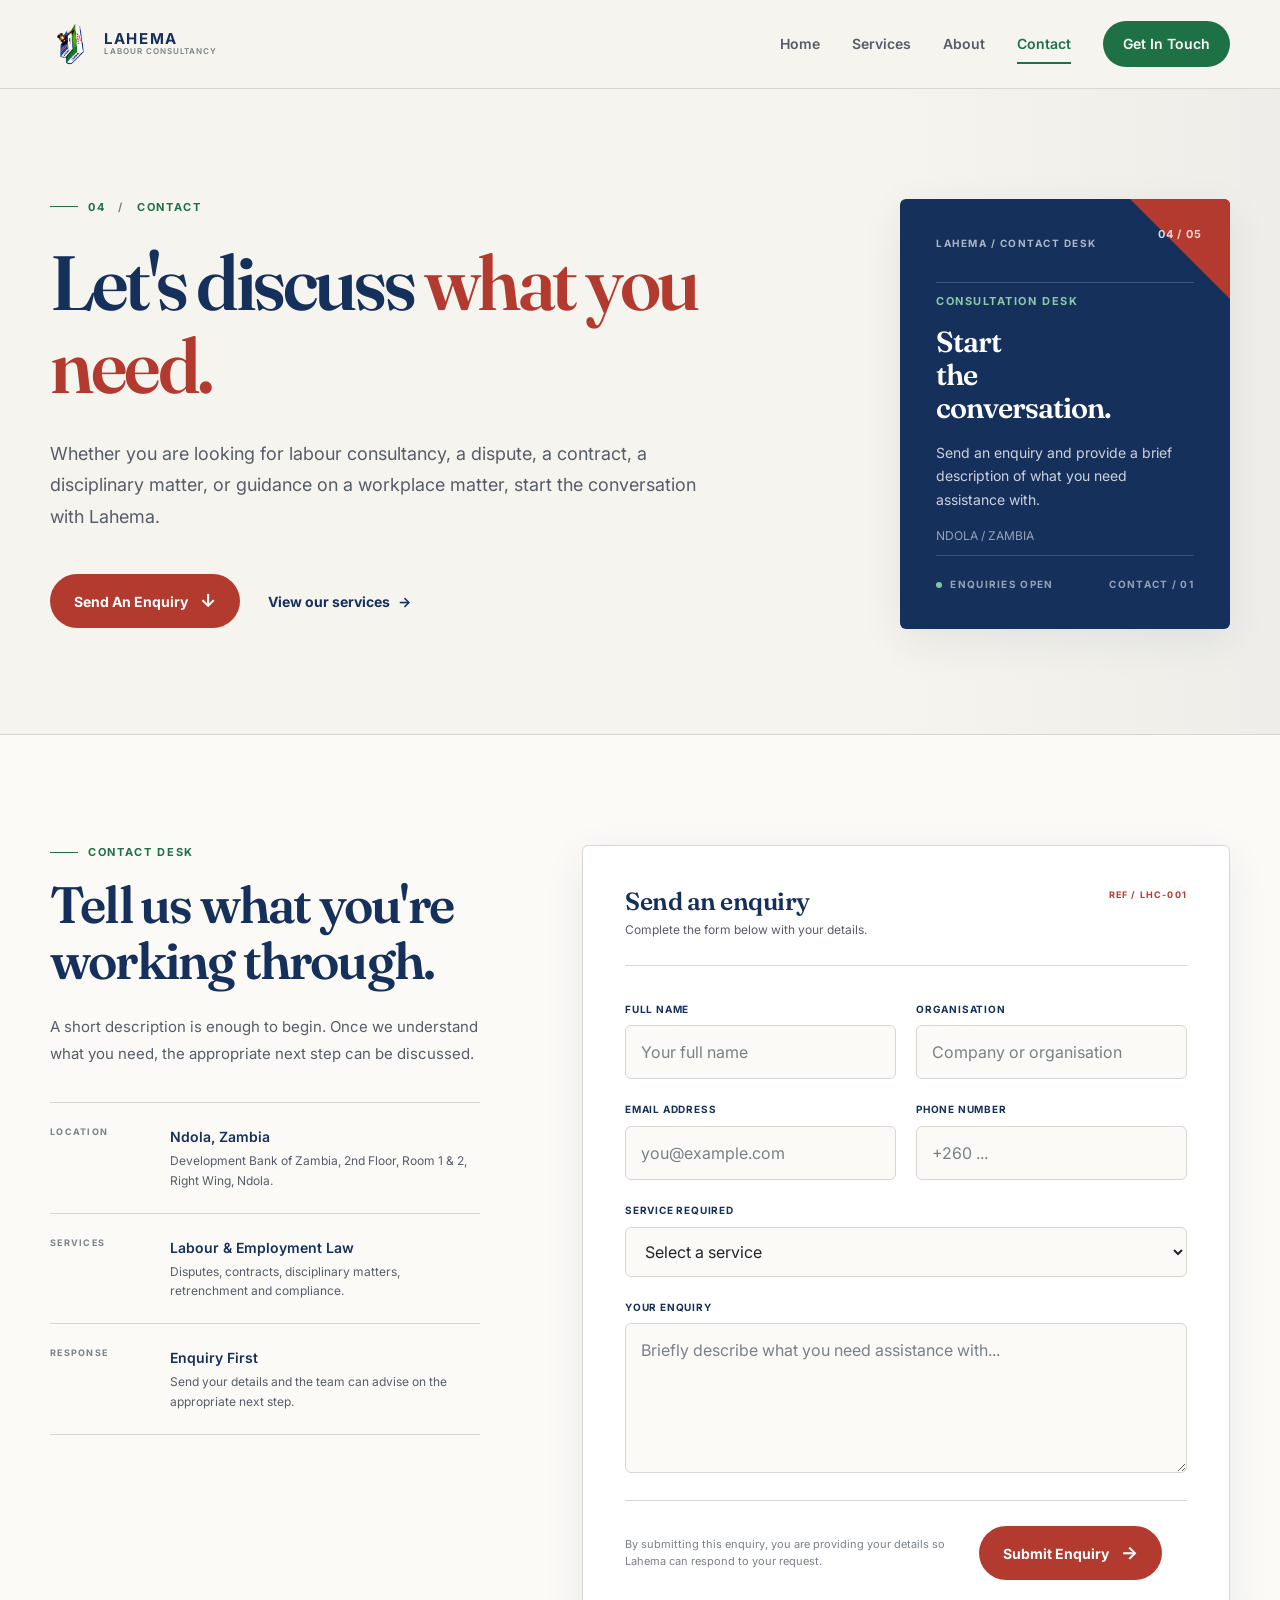
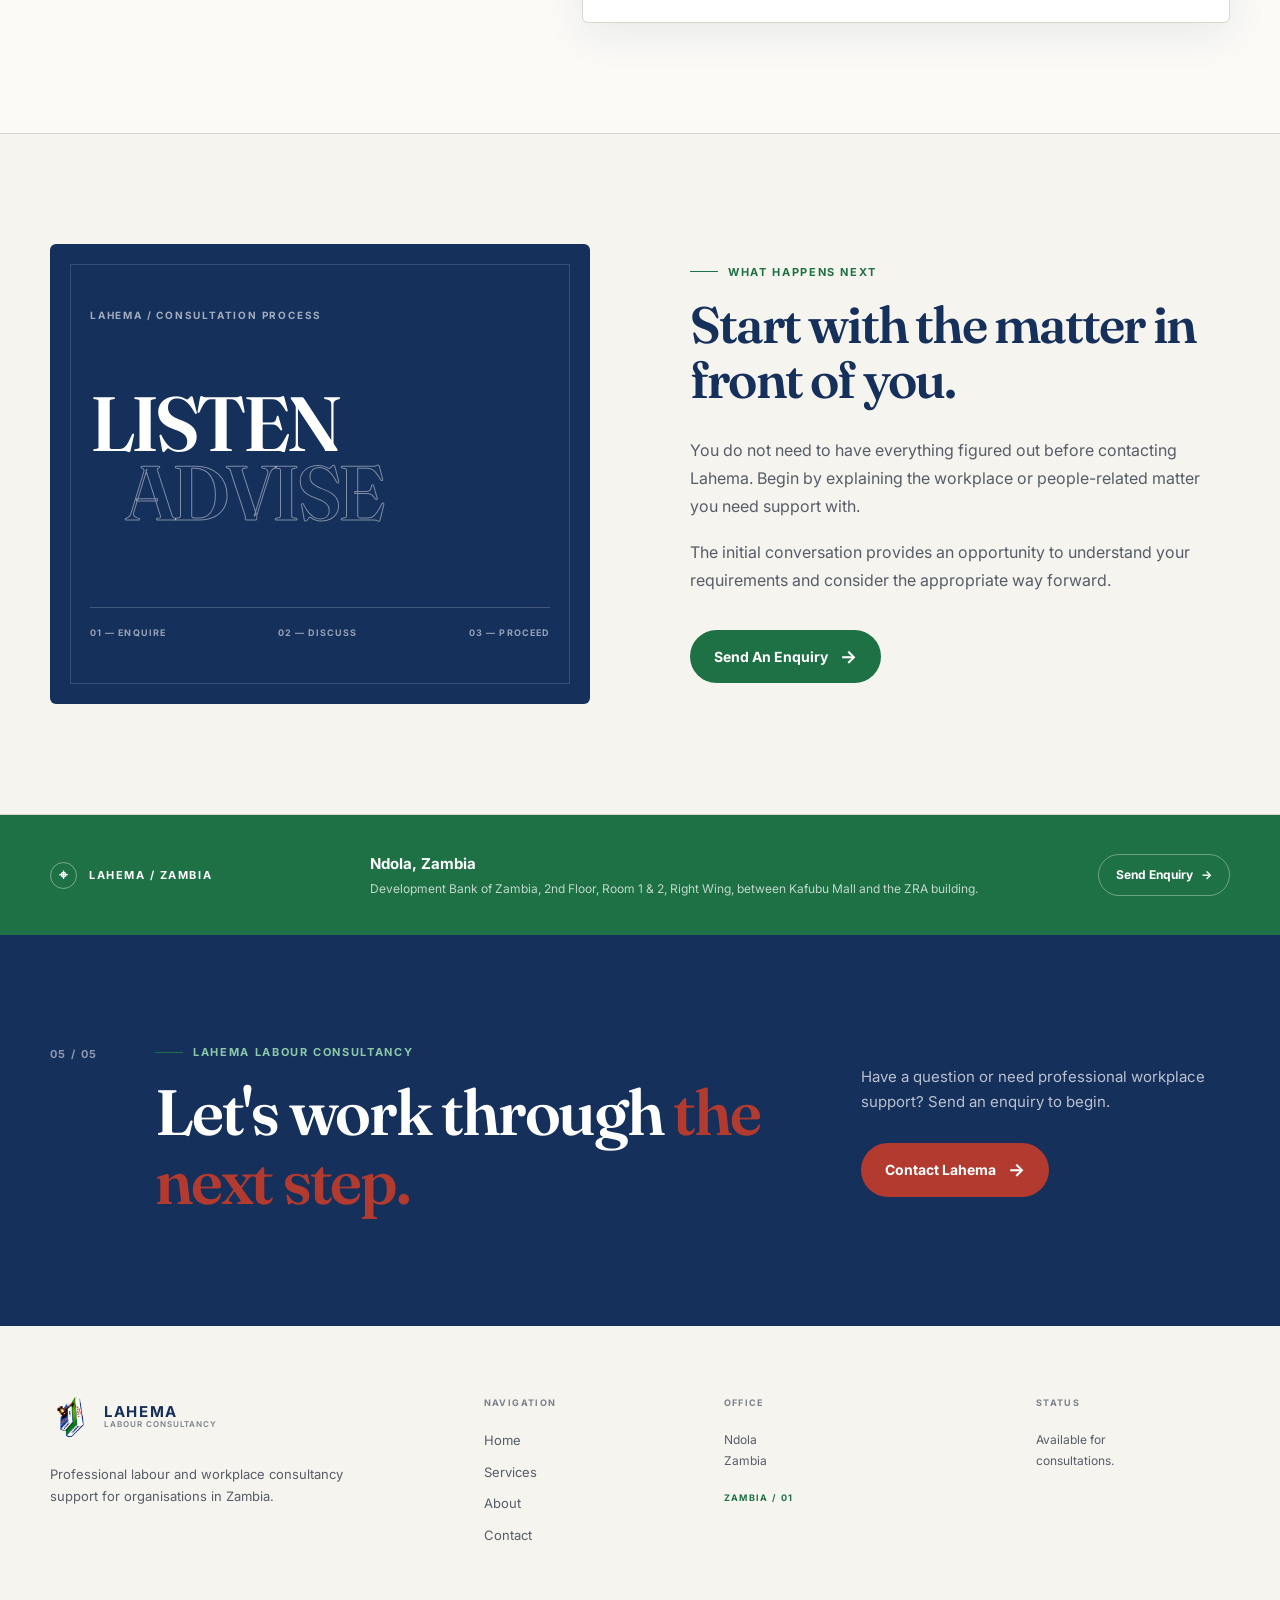
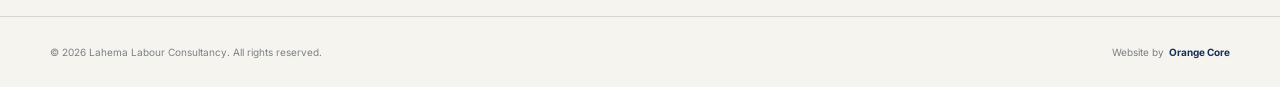
<file: contact.html>
<!DOCTYPE html>
<html lang="en">
<head>
    <meta charset="UTF-8">
    <meta name="viewport" content="width=device-width, initial-scale=1.0">

    <title>Contact | Lahema Labour Consultancy</title>
    <meta
        name="description"
        content="Get in touch with Messrs Lahema Labour Consultancy Limited at the Development Bank of Zambia building, Ndola, Zambia."
    >

    <link rel="preconnect" href="https://fonts.googleapis.com">
    <link rel="preconnect" href="https://fonts.gstatic.com" crossorigin>
    <link
        href="https://fonts.googleapis.com/css2?family=Fraunces:opsz,wght@9..144,600&family=Inter:wght@400;500;600;700&display=swap"
        rel="stylesheet"
    >

    <link rel="icon" type="image/png" href="assets/images/lahema-logo.png">
    <link rel="stylesheet" href="css/style.css">

    <!-- Contact page-specific styles -->
    <style>
        .contact-page .hero {
            padding-bottom: 105px;
        }

        .contact-page .hero-content {
            max-width: 800px;
        }

        .contact-page .hero-description {
            max-width: 680px;
        }

        .contact-section {
            padding: 110px 0;
            background: var(--paper-light);
            border-bottom: 1px solid var(--line);
        }

        .contact-grid {
            display: grid;
            grid-template-columns: minmax(0, 0.8fr) minmax(0, 1.2fr);
            gap: 100px;
            align-items: start;
        }

        .contact-information {
            max-width: 430px;
        }

        .contact-information h2 {
            margin-bottom: 25px;
        }

        .contact-information > p {
            margin-bottom: 35px;
            font-size: 15px;
            line-height: 1.8;
        }

        .contact-details {
            border-top: 1px solid var(--line);
        }

        .contact-detail {
            display: grid;
            grid-template-columns: 100px minmax(0, 1fr);
            gap: 20px;
            padding: 22px 0;
            border-bottom: 1px solid var(--line);
        }

        .contact-detail-label {
            color: var(--ink-muted);
            font-size: 9px;
            font-weight: 700;
            letter-spacing: 0.14em;
        }

        .contact-detail-content {
            color: var(--navy);
            font-size: 14px;
            font-weight: 600;
            line-height: 1.65;
        }

        .contact-detail-content span {
            display: block;
            margin-top: 3px;
            color: var(--ink-soft);
            font-size: 12px;
            font-weight: 400;
        }

        .contact-form-wrapper {
            padding: 42px;
            background: var(--white);
            border: 1px solid var(--line);
            border-radius: var(--radius-sm);
            box-shadow: var(--shadow-soft);
        }

        .contact-form-header {
            display: flex;
            align-items: flex-start;
            justify-content: space-between;
            gap: 30px;
            margin-bottom: 35px;
            padding-bottom: 25px;
            border-bottom: 1px solid var(--line);
        }

        .contact-form-header h3 {
            margin-bottom: 5px;
        }

        .contact-form-header p {
            font-size: 12px;
        }

        .contact-form-reference {
            color: var(--red);
            font-size: 9px;
            font-weight: 700;
            letter-spacing: 0.13em;
            white-space: nowrap;
        }

        .contact-form {
            display: grid;
            gap: 22px;
        }

        .form-row {
            display: grid;
            grid-template-columns: repeat(2, minmax(0, 1fr));
            gap: 20px;
        }

        .form-group {
            display: flex;
            flex-direction: column;
            gap: 8px;
        }

        .form-group label {
            color: var(--navy);
            font-size: 10px;
            font-weight: 700;
            letter-spacing: 0.08em;
        }

        .form-group input,
        .form-group select,
        .form-group textarea {
            width: 100%;
            padding: 13px 15px;
            background: var(--paper-light);
            color: var(--ink);
            border: 1px solid var(--line);
            border-radius: var(--radius-sm);
            outline: none;
            transition:
                border-color var(--transition-fast),
                box-shadow var(--transition-fast),
                background var(--transition-fast);
        }

        .form-group input,
        .form-group select {
            min-height: 48px;
        }

        .form-group textarea {
            min-height: 150px;
            resize: vertical;
        }

        .form-group input::placeholder,
        .form-group textarea::placeholder {
            color: var(--ink-muted);
        }

        .form-group input:focus,
        .form-group select:focus,
        .form-group textarea:focus {
            background: var(--white);
            border-color: var(--navy);
            box-shadow: 0 0 0 3px rgba(22, 48, 92, 0.08);
        }

        .form-submit {
            display: flex;
            align-items: center;
            justify-content: space-between;
            gap: 25px;
            margin-top: 5px;
            padding-top: 25px;
            border-top: 1px solid var(--line);
        }

        .form-submit-note {
            max-width: 360px;
            color: var(--ink-muted);
            font-size: 11px;
            line-height: 1.6;
        }

        .form-submit .button {
            flex-shrink: 0;
            cursor: pointer;
        }

        .contact-page .focus-section {
            background: var(--paper);
        }

        @media (max-width: 1000px) {
            .contact-grid {
                gap: 60px;
            }
        }

        @media (max-width: 760px) {
            .contact-page .hero {
                padding-bottom: 75px;
            }

            .contact-section {
                padding: 75px 0;
            }

            .contact-grid {
                grid-template-columns: 1fr;
                gap: 55px;
            }

            .contact-information {
                max-width: 650px;
            }

            .contact-form-wrapper {
                padding: 28px;
            }

            .form-row {
                grid-template-columns: 1fr;
                gap: 22px;
            }

            .contact-form-header {
                flex-direction: column;
                gap: 10px;
            }

            .form-submit {
                align-items: flex-start;
                flex-direction: column;
            }
        }

        @media (max-width: 480px) {
            .contact-form-wrapper {
                padding: 22px;
            }

            .contact-detail {
                grid-template-columns: 85px minmax(0, 1fr);
                gap: 12px;
            }

            .contact-information h2 {
                font-size: 2.25rem;
            }
        }
    </style>
</head>

<body class="contact-page">

    <a class="skip-link" href="#main-content">Skip to content</a>

    <!-- HEADER -->
    <header class="site-header">
        <div class="container nav-container">

            <a
                class="brand"
                href="index.html"
                aria-label="Lahema Labour Consultancy home"
            >
                <img class="brand-mark" src="assets/images/lahema-logo.png" alt="Lahema Labour Consultancy logo">

                <span class="brand-text">
                    <strong>LAHEMA</strong>
                    <small>LABOUR CONSULTANCY</small>
                </span>
            </a>

            <button
                class="menu-toggle"
                type="button"
                aria-label="Open navigation"
                aria-expanded="false"
                aria-controls="primary-navigation"
            >
                <span></span>
                <span></span>
                <span></span>
            </button>

            <nav
                class="primary-navigation"
                id="primary-navigation"
                aria-label="Primary navigation"
            >
                <a class="nav-link" href="index.html">Home</a>

                <a class="nav-link" href="services.html">Services</a>

                <a class="nav-link" href="about.html">About</a>

                <a
                    class="nav-link active"
                    href="contact.html"
                    aria-current="page"
                >
                    Contact
                </a>

                <a class="nav-link nav-link-cta" href="contact.html">
                    Get In Touch
                </a>
            </nav>

        </div>
    </header>

    <main id="main-content">

        <!-- HERO -->
        <section class="hero">
            <div class="container hero-grid">

                <div class="hero-content">

                    <div class="section-kicker">
                        <span class="kicker-line"></span>
                        <span>04</span>
                        <span class="kicker-separator">/</span>
                        <span>CONTACT</span>
                    </div>

                    <h1>
                        Let's discuss
                        <span class="accent-text">what you need.</span>
                    </h1>

                    <p class="hero-description">
                        Whether you are looking for labour consultancy,
                        a dispute, a contract, a disciplinary matter, or guidance on a
                        workplace matter, start the conversation with Lahema.
                    </p>

                    <div class="hero-actions">

                        <a class="button button-primary" href="#contact-form">
                            Send An Enquiry
                            <span aria-hidden="true">↓</span>
                        </a>

                        <a class="text-link" href="services.html">
                            View our services
                            <span aria-hidden="true">→</span>
                        </a>

                    </div>

                </div>

                <!-- HERO PANEL -->
                <aside class="hero-panel" aria-label="Contact information">

                    <div>

                        <div class="docket-label">
                            LAHEMA / CONTACT DESK
                        </div>

                        <div class="hero-panel-number">
                            04 / 05
                        </div>

                        <div class="hero-panel-rule"></div>

                    </div>

                    <div class="office-details">

                        <span class="office-label">
                            CONSULTATION DESK
                        </span>

                        <h2>
                            Start<br>
                            the<br>
                            conversation.
                        </h2>

                        <p>
                            Send an enquiry and provide a brief description
                            of what you need assistance with.
                        </p>

                        <p class="office-landmark">
                            NDOLA / ZAMBIA
                        </p>

                    </div>

                    <div class="panel-footer">

                        <span>
                            <span class="status-dot"></span>
                            ENQUIRIES OPEN
                        </span>

                        <span>CONTACT / 01</span>

                    </div>

                </aside>

            </div>
        </section>

        <!-- CONTACT SECTION -->
        <section class="contact-section">
            <div class="container contact-grid">

                <!-- CONTACT INFORMATION -->
                <div class="contact-information">

                    <div class="section-kicker">
                        <span class="kicker-line"></span>
                        <span>CONTACT DESK</span>
                    </div>

                    <h2>
                        Tell us what you're working through.
                    </h2>

                    <p>
                        A short description is enough to begin. Once we
                        understand what you need, the appropriate next step
                        can be discussed.
                    </p>

                    <div class="contact-details">

                        <div class="contact-detail">

                            <div class="contact-detail-label">
                                LOCATION
                            </div>

                            <div class="contact-detail-content">
                                Ndola, Zambia
                                <span>
                                    Development Bank of Zambia, 2nd Floor, Room 1 &amp; 2,
                                    Right Wing, Ndola.
                                </span>
                            </div>

                        </div>

                        <div class="contact-detail">

                            <div class="contact-detail-label">
                                SERVICES
                            </div>

                            <div class="contact-detail-content">
                                Labour &amp; Employment Law
                                <span>
                                    Disputes, contracts, disciplinary matters,
                                    retrenchment and compliance.
                                </span>
                            </div>

                        </div>

                        <div class="contact-detail">

                            <div class="contact-detail-label">
                                RESPONSE
                            </div>

                            <div class="contact-detail-content">
                                Enquiry First
                                <span>
                                    Send your details and the team can advise
                                    on the appropriate next step.
                                </span>
                            </div>

                        </div>

                    </div>

                </div>

                <!-- CONTACT FORM -->
                <div
                    class="contact-form-wrapper"
                    id="contact-form"
                >

                    <div class="contact-form-header">

                        <div>
                            <h3>Send an enquiry</h3>

                            <p>
                                Complete the form below with your details.
                            </p>
                        </div>

                        <div class="contact-form-reference">
                            REF / LHC-001
                        </div>

                    </div>

                    <form
                        class="contact-form"
                        id="enquiry-form"
                        action="#"
                        method="post"
                    >

                        <div class="form-row">

                            <div class="form-group">
                                <label for="full-name">
                                    FULL NAME
                                </label>

                                <input
                                    type="text"
                                    id="full-name"
                                    name="full_name"
                                    placeholder="Your full name"
                                    autocomplete="name"
                                    required
                                >
                            </div>

                            <div class="form-group">
                                <label for="organisation">
                                    ORGANISATION
                                </label>

                                <input
                                    type="text"
                                    id="organisation"
                                    name="organisation"
                                    placeholder="Company or organisation"
                                    autocomplete="organization"
                                >
                            </div>

                        </div>

                        <div class="form-row">

                            <div class="form-group">
                                <label for="email">
                                    EMAIL ADDRESS
                                </label>

                                <input
                                    type="email"
                                    id="email"
                                    name="email"
                                    placeholder="you@example.com"
                                    autocomplete="email"
                                    required
                                >
                            </div>

                            <div class="form-group">
                                <label for="phone">
                                    PHONE NUMBER
                                </label>

                                <input
                                    type="tel"
                                    id="phone"
                                    name="phone"
                                    placeholder="+260 ..."
                                    autocomplete="tel"
                                >
                            </div>

                        </div>

                        <div class="form-group">

                            <label for="service">
                                SERVICE REQUIRED
                            </label>

                            <select
                                id="service"
                                name="service"
                                required
                            >
                                <option value="" selected disabled>
                                    Select a service
                                </option>

                                <option value="disputes-litigation">
                                    Employment Disputes &amp; Litigation
                                </option>

                                <option value="contracts-agreements">
                                    Contracts &amp; Agreements
                                </option>

                                <option value="discipline-conduct">
                                    Discipline &amp; Workplace Conduct
                                </option>

                                <option value="redundancy-restructuring">
                                    Redundancy &amp; Restructuring
                                </option>

                                <option value="rights-compliance">
                                    Employee Rights &amp; Compliance
                                </option>

                                <option value="labour-relations">
                                    Labour Relations
                                </option>

                                <option value="benefits-harassment">
                                    Benefits &amp; Harassment Claims
                                </option>

                                <option value="advisory">
                                    Employment Advisory
                                </option>

                                <option value="other">
                                    Other / General Enquiry
                                </option>
                            </select>

                        </div>

                        <div class="form-group">

                            <label for="message">
                                YOUR ENQUIRY
                            </label>

                            <textarea
                                id="message"
                                name="message"
                                placeholder="Briefly describe what you need assistance with..."
                                required
                            ></textarea>

                        </div>

                        <div class="form-submit">

                            <p class="form-submit-note">
                                By submitting this enquiry, you are providing
                                your details so Lahema can respond to your
                                request.
                            </p>

                            <button
                                class="button button-primary"
                                type="submit"
                            >
                                Submit Enquiry
                                <span aria-hidden="true">→</span>
                            </button>

                            <p class="form-status" id="form-status" role="status" aria-live="polite"></p>

                        </div>

                    </form>

                </div>

            </div>
        </section>

        <!-- APPROACH -->
        <section class="focus-section">
            <div class="container focus-grid">

                <div class="focus-visual">

                    <div class="visual-docket">

                        <div class="visual-topline">
                            LAHEMA / CONSULTATION PROCESS
                        </div>

                        <div class="visual-large-text">
                            LISTEN
                        </div>

                        <div class="visual-large-text visual-outline">
                            ADVISE
                        </div>

                        <div class="visual-bottom">
                            <span>01 — ENQUIRE</span>
                            <span>02 — DISCUSS</span>
                            <span>03 — PROCEED</span>
                        </div>

                    </div>

                </div>

                <div class="focus-content">

                    <div class="section-kicker">
                        <span class="kicker-line"></span>
                        <span>WHAT HAPPENS NEXT</span>
                    </div>

                    <h2>
                        Start with the matter in front of you.
                    </h2>

                    <p>
                        You do not need to have everything figured out before
                        contacting Lahema. Begin by explaining the workplace
                        or people-related matter you need support with.
                    </p>

                    <p>
                        The initial conversation provides an opportunity to
                        understand your requirements and consider the
                        appropriate way forward.
                    </p>

                    <a class="button button-secondary" href="#contact-form">
                        Send An Enquiry
                        <span aria-hidden="true">→</span>
                    </a>

                </div>

            </div>
        </section>

        <!-- LOCATION -->
        <section class="location-strip">

            <div class="container location-grid">

                <div class="location-label">
                    <span class="location-pin" aria-hidden="true">⌖</span>
                    <span>LAHEMA / ZAMBIA</span>
                </div>

                <div class="location-address">
                    <strong>Ndola, Zambia</strong>

                    <span>
                        Development Bank of Zambia, 2nd Floor, Room 1 &amp; 2,
                        Right Wing, between Kafubu Mall and the ZRA building.
                    </span>
                </div>

                <a class="location-link" href="#contact-form">
                    Send Enquiry
                    <span aria-hidden="true">→</span>
                </a>

            </div>

        </section>

        <!-- CTA -->
        <section class="cta-section">

            <div class="container cta-container">

                <div class="cta-marker">
                    05 / 05
                </div>

                <div class="cta-content">

                    <div class="section-kicker">
                        <span class="kicker-line"></span>
                        <span>LAHEMA LABOUR CONSULTANCY</span>
                    </div>

                    <h2>
                        Let's work through
                        <span>the next step.</span>
                    </h2>

                </div>

                <div class="cta-action">

                    <p>
                        Have a question or need professional workplace
                        support? Send an enquiry to begin.
                    </p>

                    <a class="button" href="#contact-form">
                        Contact Lahema
                        <span aria-hidden="true">→</span>
                    </a>

                </div>

            </div>

        </section>

    </main>

    <!-- FOOTER -->
    <footer class="site-footer">

        <div class="container footer-main">

            <div class="footer-brand">

                <a
                    class="brand brand-footer"
                    href="index.html"
                    aria-label="Lahema Labour Consultancy home"
                >
                    <img class="brand-mark" src="assets/images/lahema-logo.png" alt="Lahema Labour Consultancy logo">

                    <span class="brand-text">
                        <strong>LAHEMA</strong>
                        <small>LABOUR CONSULTANCY</small>
                    </span>
                </a>

                <p>
                    Professional labour and workplace consultancy support
                    for organisations in Zambia.
                </p>

            </div>

            <div class="footer-column">

                <span class="footer-heading">
                    NAVIGATION
                </span>

                <a href="index.html">Home</a>
                <a href="services.html">Services</a>
                <a href="about.html">About</a>
                <a href="contact.html">Contact</a>

            </div>

            <div class="footer-column footer-office">

                <span class="footer-heading">
                    OFFICE
                </span>

                <p>
                    Ndola<br>
                    Zambia
                </p>

                <span class="footer-country">
                    ZAMBIA / 01
                </span>

            </div>

            <div class="footer-column footer-status">

                <span class="footer-heading">
                    STATUS
                </span>

                <p>
                    Available for<br>
                    consultations.
                </p>

            </div>

        </div>

        <div class="footer-bottom">

            <div class="container footer-bottom-inner">

                <span>
                    © 2026 Lahema Labour Consultancy. All rights reserved.
                </span>

                <span class="footer-credit">
                    Website by
                    <a href="https://orangecore.xyz" target="_blank" rel="noopener noreferrer" aria-label="Website developer">
                        Orange Core
                    </a>
                </span>

            </div>

        </div>

    </footer>

    <script src="js/main.js"></script>

</body>
</html>
</file>
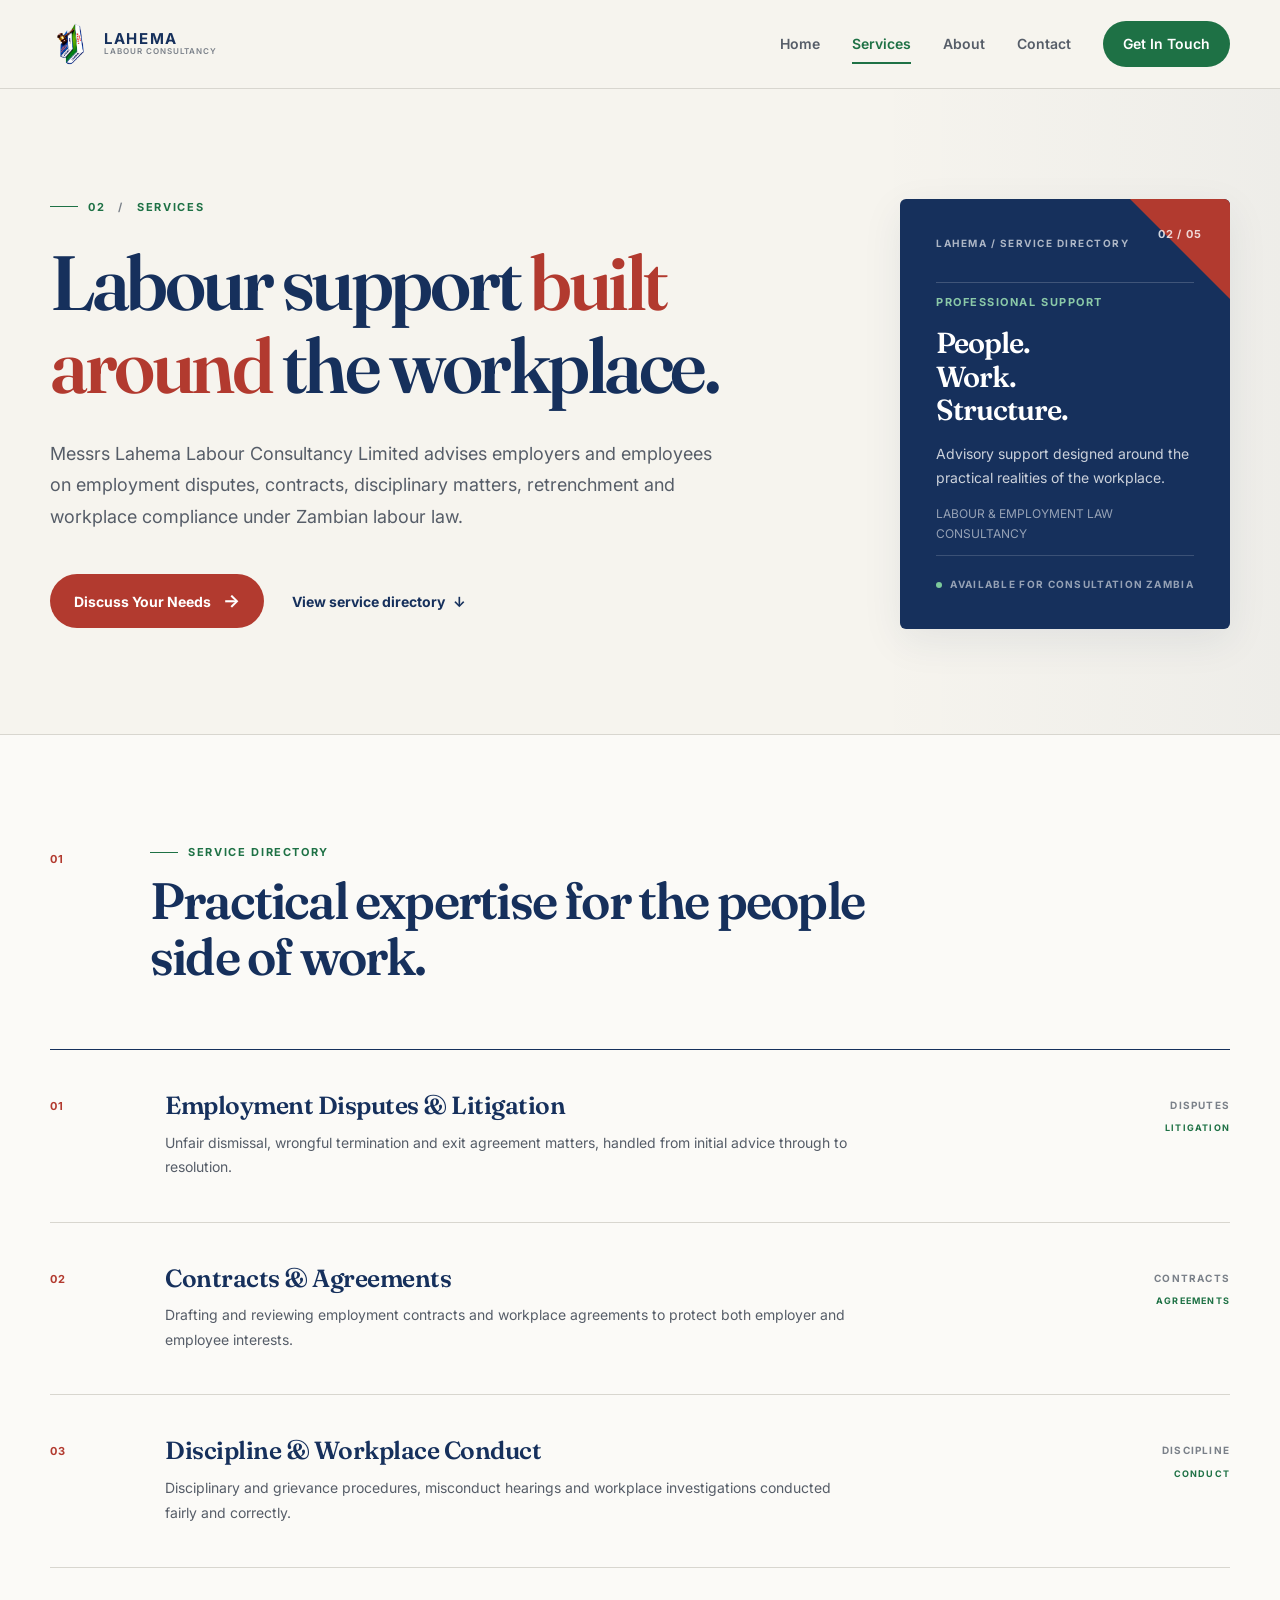
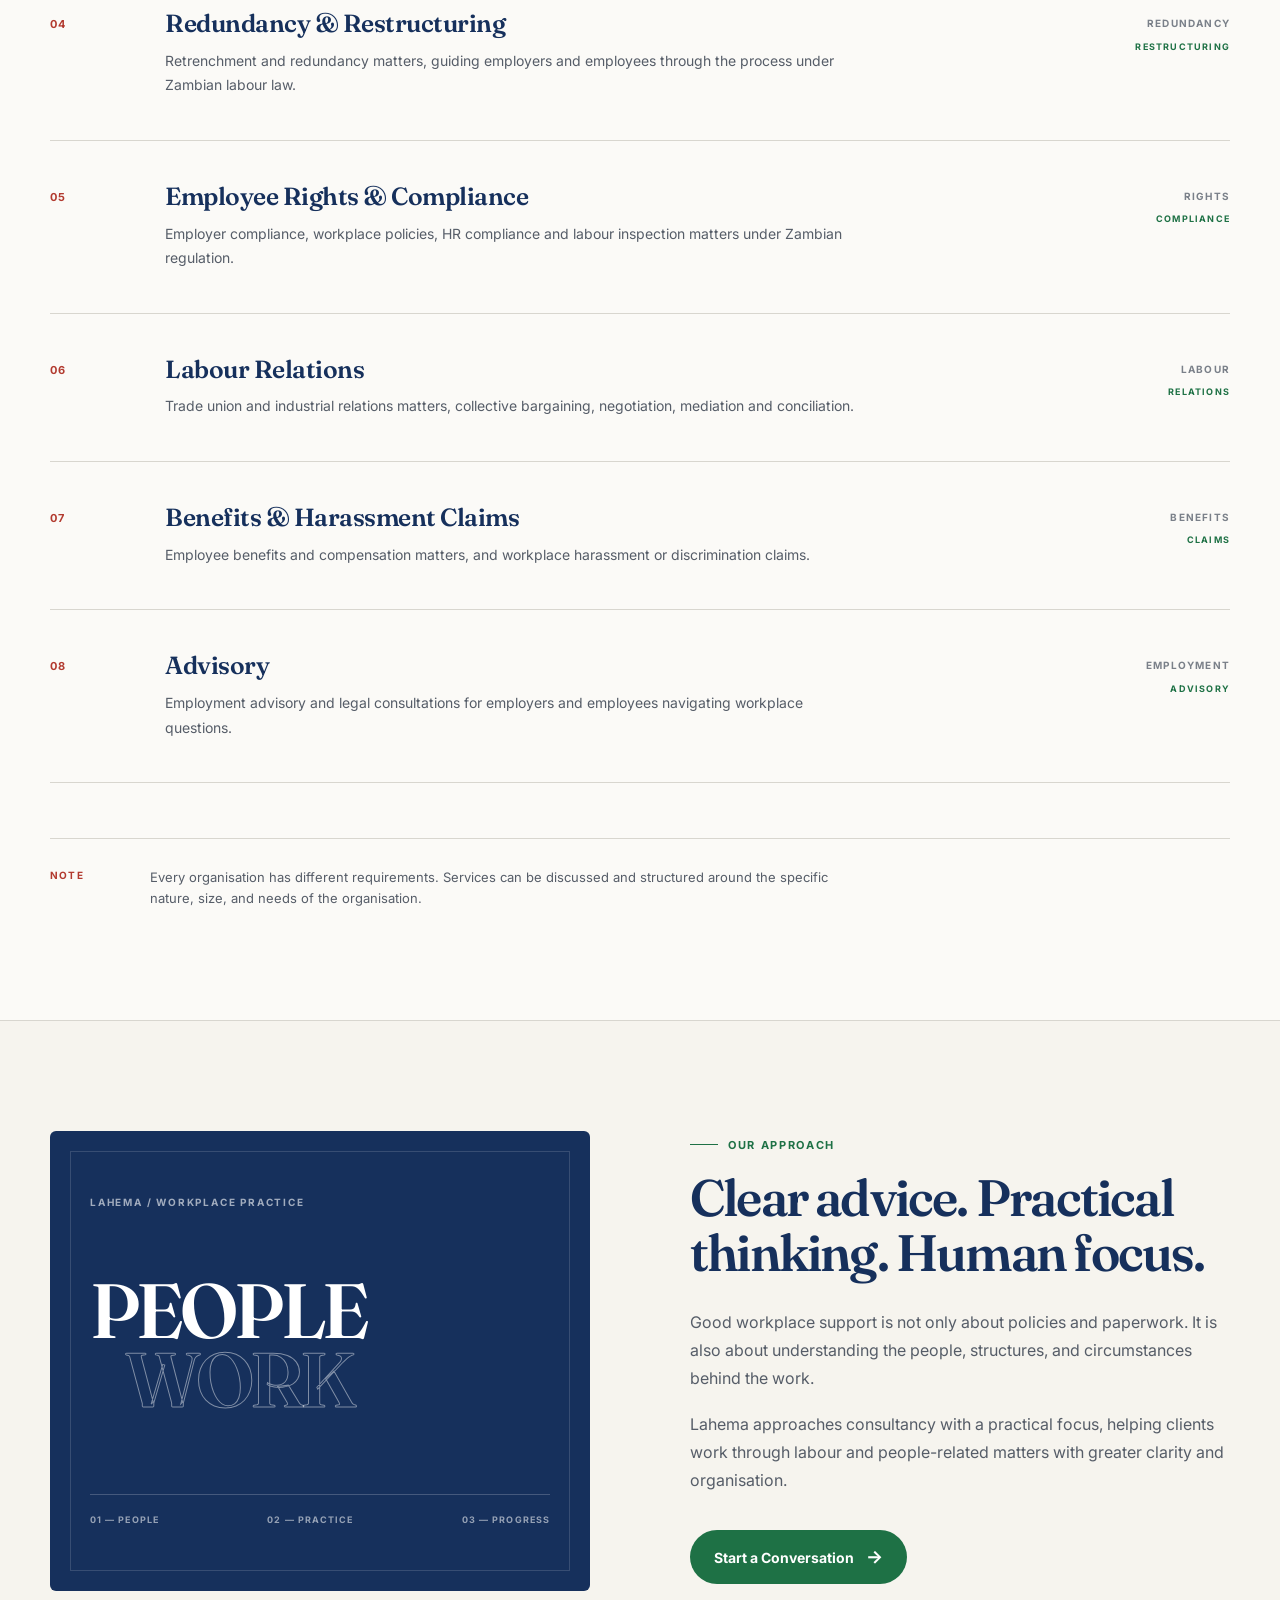
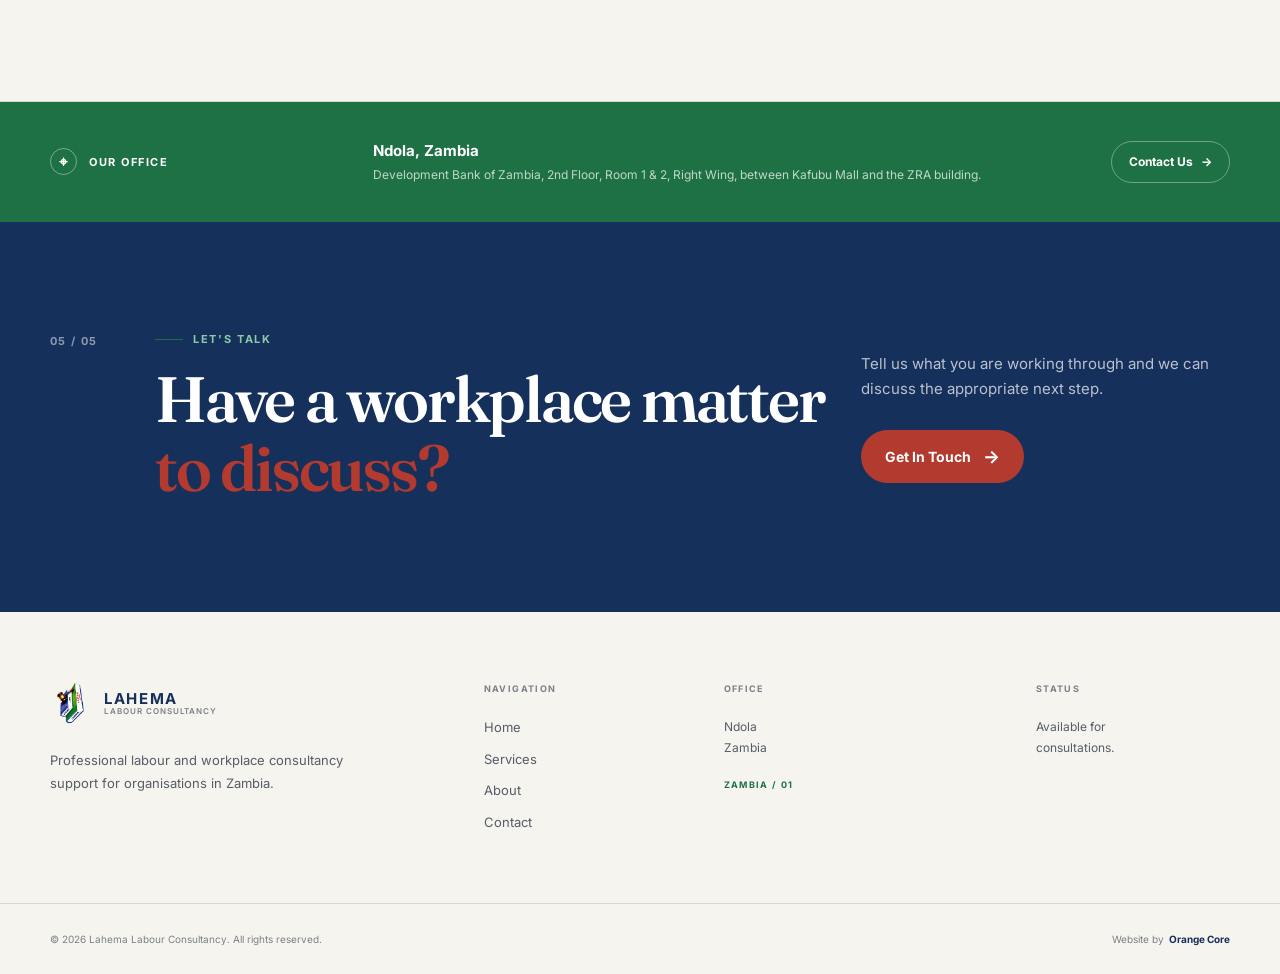
<file: services.html>
<!DOCTYPE html>
<html lang="en">
<head>
    <meta charset="UTF-8">
    <meta name="viewport" content="width=device-width, initial-scale=1.0">

    <title>Services | Lahema Labour Consultancy</title>
    <meta
        name="description"
        content="Employment disputes, contracts, disciplinary hearings, retrenchment, labour relations and workplace compliance services from Lahema Labour Consultancy, Ndola."
    >

    <link rel="preconnect" href="https://fonts.googleapis.com">
    <link rel="preconnect" href="https://fonts.gstatic.com" crossorigin>
    <link
        href="https://fonts.googleapis.com/css2?family=Fraunces:opsz,wght@9..144,600&family=Inter:wght@400;500;600;700&display=swap"
        rel="stylesheet"
    >

    <link rel="icon" type="image/png" href="assets/images/lahema-logo.png">
    <link rel="stylesheet" href="css/style.css">

    <!-- Services page-specific styles -->
    <style>
        .services-page .hero {
            padding-bottom: 105px;
        }

        .services-page .hero-content {
            max-width: 780px;
        }

        .services-page .hero-description {
            max-width: 680px;
        }

        .services-directory {
            padding: 110px 0;
            background: var(--paper-light);
            border-bottom: 1px solid var(--line);
        }

        .service-detail-list {
            border-top: 1px solid var(--navy);
        }

        .service-detail {
            display: grid;
            grid-template-columns: 80px minmax(0, 1fr) 180px;
            gap: 35px;
            padding: 42px 0;
            border-bottom: 1px solid var(--line);
            transition:
                padding var(--transition),
                background var(--transition);
        }

        .service-detail:hover {
            padding-left: 18px;
            padding-right: 18px;
            background: rgba(255, 255, 255, 0.45);
        }

        .service-detail-number {
            padding-top: 5px;
            color: var(--red);
            font-size: 11px;
            font-weight: 700;
            letter-spacing: 0.12em;
        }

        .service-detail-body {
            max-width: 700px;
        }

        .service-detail-body h3 {
            margin-bottom: 12px;
        }

        .service-detail-body p {
            font-size: 14px;
            line-height: 1.75;
        }

        .service-detail-meta {
            align-self: start;
            justify-self: end;
            padding-top: 5px;
            color: var(--ink-muted);
            font-size: 10px;
            font-weight: 700;
            letter-spacing: 0.12em;
            text-align: right;
        }

        .service-detail-meta span {
            display: block;
            margin-top: 8px;
            color: var(--emerald);
            font-size: 9px;
        }

        .services-note {
            display: grid;
            grid-template-columns: 80px minmax(0, 1fr);
            gap: 20px;
            margin-top: 55px;
            padding-top: 28px;
            border-top: 1px solid var(--line);
        }

        .services-note-index {
            color: var(--red);
            font-size: 10px;
            font-weight: 700;
            letter-spacing: 0.12em;
        }

        .services-note p {
            max-width: 700px;
            font-size: 13px;
        }

        .services-page .focus-section {
            background: var(--paper);
        }

        @media (max-width: 760px) {
            .services-page .hero {
                padding-bottom: 75px;
            }

            .services-directory {
                padding: 75px 0;
            }

            .service-detail {
                grid-template-columns: 40px minmax(0, 1fr);
                gap: 12px;
                padding: 30px 0;
            }

            .service-detail:hover {
                padding-left: 10px;
                padding-right: 10px;
            }

            .service-detail-meta {
                grid-column: 2;
                justify-self: start;
                padding-top: 0;
                text-align: left;
            }

            .service-detail-meta span {
                display: inline;
                margin-left: 8px;
            }

            .services-note {
                grid-template-columns: 45px minmax(0, 1fr);
                gap: 10px;
                margin-top: 40px;
            }
        }

        @media (max-width: 480px) {
            .service-detail {
                grid-template-columns: 32px minmax(0, 1fr);
            }

            .service-detail-number {
                font-size: 9px;
            }

            .service-detail-body h3 {
                font-size: 1.18rem;
            }

            .service-detail-body p {
                font-size: 13px;
            }
        }
    </style>
</head>

<body class="services-page">

    <a class="skip-link" href="#main-content">Skip to content</a>

    <!-- HEADER -->
    <header class="site-header">
        <div class="container nav-container">

            <a
                class="brand"
                href="index.html"
                aria-label="Lahema Labour Consultancy home"
            >
                <img class="brand-mark" src="assets/images/lahema-logo.png" alt="Lahema Labour Consultancy logo">

                <span class="brand-text">
                    <strong>LAHEMA</strong>
                    <small>LABOUR CONSULTANCY</small>
                </span>
            </a>

            <button
                class="menu-toggle"
                type="button"
                aria-label="Open navigation"
                aria-expanded="false"
                aria-controls="primary-navigation"
            >
                <span></span>
                <span></span>
                <span></span>
            </button>

            <nav
                class="primary-navigation"
                id="primary-navigation"
                aria-label="Primary navigation"
            >
                <a class="nav-link" href="index.html">Home</a>

                <a
                    class="nav-link active"
                    href="services.html"
                    aria-current="page"
                >
                    Services
                </a>

                <a class="nav-link" href="about.html">About</a>

                <a class="nav-link" href="contact.html">Contact</a>

                <a class="nav-link nav-link-cta" href="contact.html">
                    Get In Touch
                </a>
            </nav>

        </div>
    </header>

    <main id="main-content">

        <!-- HERO -->
        <section class="hero">
            <div class="container hero-grid">

                <div class="hero-content">

                    <div class="section-kicker">
                        <span class="kicker-line"></span>
                        <span>02</span>
                        <span class="kicker-separator">/</span>
                        <span>SERVICES</span>
                    </div>

                    <h1>
                        Labour support
                        <span class="accent-text">built around</span>
                        the workplace.
                    </h1>

                    <p class="hero-description">
                        Messrs Lahema Labour Consultancy Limited advises
                        employers and employees on employment disputes,
                        contracts, disciplinary matters, retrenchment and
                        workplace compliance under Zambian labour law.
                    </p>

                    <div class="hero-actions">
                        <a class="button button-primary" href="contact.html">
                            Discuss Your Needs
                            <span aria-hidden="true">→</span>
                        </a>

                        <a class="text-link" href="#service-directory">
                            View service directory
                            <span aria-hidden="true">↓</span>
                        </a>
                    </div>

                </div>

                <!-- HERO PANEL -->
                <aside class="hero-panel" aria-label="Service information">

                    <div>
                        <div class="docket-label">
                            LAHEMA / SERVICE DIRECTORY
                        </div>

                        <div class="hero-panel-number">
                            02 / 05
                        </div>

                        <div class="hero-panel-rule"></div>
                    </div>

                    <div class="office-details">

                        <span class="office-label">
                            PROFESSIONAL SUPPORT
                        </span>

                        <h2>
                            People.<br>
                            Work.<br>
                            Structure.
                        </h2>

                        <p>
                            Advisory support designed around the practical
                            realities of the workplace.
                        </p>

                        <p class="office-landmark">
                            LABOUR &amp; EMPLOYMENT LAW CONSULTANCY
                        </p>

                    </div>

                    <div class="panel-footer">
                        <span>
                            <span class="status-dot"></span>
                            AVAILABLE FOR CONSULTATION
                        </span>

                        <span>ZAMBIA</span>
                    </div>

                </aside>

            </div>
        </section>

        <!-- SERVICES DIRECTORY -->
        <section
            class="services-directory"
            id="service-directory"
        >
            <div class="container">

                <div class="section-heading-row">

                    <div class="section-index">
                        01
                    </div>

                    <div>
                        <div class="section-kicker">
                            <span class="kicker-line"></span>
                            <span>SERVICE DIRECTORY</span>
                        </div>

                        <h2>
                            Practical expertise for the people side of work.
                        </h2>
                    </div>

                </div>

                <div class="service-detail-list">

                    <!-- SERVICE 01 -->
                    <article class="service-detail">

                        <div class="service-detail-number">
                            01
                        </div>

                        <div class="service-detail-body">
                            <h3>Employment Disputes &amp; Litigation</h3>

                            <p>
                                Unfair dismissal, wrongful termination and exit agreement matters, handled from initial advice through to resolution.
                            </p>
                        </div>

                        <div class="service-detail-meta">
                            DISPUTES
                            <span>LITIGATION</span>
                        </div>

                    </article>

                    <!-- SERVICE 02 -->
                    <article class="service-detail">

                        <div class="service-detail-number">
                            02
                        </div>

                        <div class="service-detail-body">
                            <h3>Contracts &amp; Agreements</h3>

                            <p>
                                Drafting and reviewing employment contracts and workplace agreements to protect both employer and employee interests.
                            </p>
                        </div>

                        <div class="service-detail-meta">
                            CONTRACTS
                            <span>AGREEMENTS</span>
                        </div>

                    </article>

                    <!-- SERVICE 03 -->
                    <article class="service-detail">

                        <div class="service-detail-number">
                            03
                        </div>

                        <div class="service-detail-body">
                            <h3>Discipline &amp; Workplace Conduct</h3>

                            <p>
                                Disciplinary and grievance procedures, misconduct hearings and workplace investigations conducted fairly and correctly.
                            </p>
                        </div>

                        <div class="service-detail-meta">
                            DISCIPLINE
                            <span>CONDUCT</span>
                        </div>

                    </article>

                    <!-- SERVICE 04 -->
                    <article class="service-detail">

                        <div class="service-detail-number">
                            04
                        </div>

                        <div class="service-detail-body">
                            <h3>Redundancy &amp; Restructuring</h3>

                            <p>
                                Retrenchment and redundancy matters, guiding employers and employees through the process under Zambian labour law.
                            </p>
                        </div>

                        <div class="service-detail-meta">
                            REDUNDANCY
                            <span>RESTRUCTURING</span>
                        </div>

                    </article>

                    <!-- SERVICE 05 -->
                    <article class="service-detail">

                        <div class="service-detail-number">
                            05
                        </div>

                        <div class="service-detail-body">
                            <h3>Employee Rights &amp; Compliance</h3>

                            <p>
                                Employer compliance, workplace policies, HR compliance and labour inspection matters under Zambian regulation.
                            </p>
                        </div>

                        <div class="service-detail-meta">
                            RIGHTS
                            <span>COMPLIANCE</span>
                        </div>

                    </article>

                    <!-- SERVICE 06 -->
                    <article class="service-detail">

                        <div class="service-detail-number">
                            06
                        </div>

                        <div class="service-detail-body">
                            <h3>Labour Relations</h3>

                            <p>
                                Trade union and industrial relations matters, collective bargaining, negotiation, mediation and conciliation.
                            </p>
                        </div>

                        <div class="service-detail-meta">
                            LABOUR
                            <span>RELATIONS</span>
                        </div>

                    </article>

                    <!-- SERVICE 07 -->
                    <article class="service-detail">

                        <div class="service-detail-number">
                            07
                        </div>

                        <div class="service-detail-body">
                            <h3>Benefits &amp; Harassment Claims</h3>

                            <p>
                                Employee benefits and compensation matters, and workplace harassment or discrimination claims.
                            </p>
                        </div>

                        <div class="service-detail-meta">
                            BENEFITS
                            <span>CLAIMS</span>
                        </div>

                    </article>

                    <!-- SERVICE 08 -->
                    <article class="service-detail">

                        <div class="service-detail-number">
                            08
                        </div>

                        <div class="service-detail-body">
                            <h3>Advisory</h3>

                            <p>
                                Employment advisory and legal consultations for employers and employees navigating workplace questions.
                            </p>
                        </div>

                        <div class="service-detail-meta">
                            EMPLOYMENT
                            <span>ADVISORY</span>
                        </div>

                    </article>

                </div>

                <div class="services-note">

                    <div class="services-note-index">
                        NOTE
                    </div>

                    <p>
                        Every organisation has different requirements.
                        Services can be discussed and structured around the
                        specific nature, size, and needs of the organisation.
                    </p>

                </div>

            </div>
        </section>

        <!-- APPROACH -->
        <section class="focus-section">
            <div class="container focus-grid">

                <div class="focus-visual">

                    <div class="visual-docket">

                        <div class="visual-topline">
                            LAHEMA / WORKPLACE PRACTICE
                        </div>

                        <div class="visual-large-text">
                            PEOPLE
                        </div>

                        <div class="visual-large-text visual-outline">
                            WORK
                        </div>

                        <div class="visual-bottom">
                            <span>01 — PEOPLE</span>
                            <span>02 — PRACTICE</span>
                            <span>03 — PROGRESS</span>
                        </div>

                    </div>

                </div>

                <div class="focus-content">

                    <div class="section-kicker">
                        <span class="kicker-line"></span>
                        <span>OUR APPROACH</span>
                    </div>

                    <h2>
                        Clear advice. Practical thinking. Human focus.
                    </h2>

                    <p>
                        Good workplace support is not only about policies and
                        paperwork. It is also about understanding the people,
                        structures, and circumstances behind the work.
                    </p>

                    <p>
                        Lahema approaches consultancy with a practical focus,
                        helping clients work through labour and people-related
                        matters with greater clarity and organisation.
                    </p>

                    <a class="button button-secondary" href="contact.html">
                        Start a Conversation
                        <span aria-hidden="true">→</span>
                    </a>

                </div>

            </div>
        </section>

        <!-- LOCATION -->
        <section class="location-strip">
            <div class="container location-grid">

                <div class="location-label">
                    <span class="location-pin" aria-hidden="true">⌖</span>
                    <span>OUR OFFICE</span>
                </div>

                <div class="location-address">
                    <strong>Ndola, Zambia</strong>
                    <span>
                        Development Bank of Zambia, 2nd Floor, Room 1 &amp; 2,
                        Right Wing, between Kafubu Mall and the ZRA building.
                    </span>
                </div>

                <a class="location-link" href="contact.html">
                    Contact Us
                    <span aria-hidden="true">→</span>
                </a>

            </div>
        </section>

        <!-- CTA -->
        <section class="cta-section">
            <div class="container cta-container">

                <div class="cta-marker">
                    05 / 05
                </div>

                <div class="cta-content">

                    <div class="section-kicker">
                        <span class="kicker-line"></span>
                        <span>LET'S TALK</span>
                    </div>

                    <h2>
                        Have a workplace matter
                        <span>to discuss?</span>
                    </h2>

                </div>

                <div class="cta-action">

                    <p>
                        Tell us what you are working through and we can
                        discuss the appropriate next step.
                    </p>

                    <a class="button" href="contact.html">
                        Get In Touch
                        <span aria-hidden="true">→</span>
                    </a>

                </div>

            </div>
        </section>

    </main>

    <!-- FOOTER -->
    <footer class="site-footer">

        <div class="container footer-main">

            <div class="footer-brand">

                <a
                    class="brand brand-footer"
                    href="index.html"
                    aria-label="Lahema Labour Consultancy home"
                >
                    <img class="brand-mark" src="assets/images/lahema-logo.png" alt="Lahema Labour Consultancy logo">

                    <span class="brand-text">
                        <strong>LAHEMA</strong>
                        <small>LABOUR CONSULTANCY</small>
                    </span>
                </a>

                <p>
                    Professional labour and workplace consultancy support
                    for organisations in Zambia.
                </p>

            </div>

            <div class="footer-column">

                <span class="footer-heading">
                    NAVIGATION
                </span>

                <a href="index.html">Home</a>
                <a href="services.html">Services</a>
                <a href="about.html">About</a>
                <a href="contact.html">Contact</a>

            </div>

            <div class="footer-column footer-office">

                <span class="footer-heading">
                    OFFICE
                </span>

                <p>
                    Ndola<br>
                    Zambia
                </p>

                <span class="footer-country">
                    ZAMBIA / 01
                </span>

            </div>

            <div class="footer-column footer-status">

                <span class="footer-heading">
                    STATUS
                </span>

                <p>
                    Available for<br>
                    consultations.
                </p>

            </div>

        </div>

        <div class="footer-bottom">
            <div class="container footer-bottom-inner">

                <span>
                    © 2026 Lahema Labour Consultancy. All rights reserved.
                </span>

                <span class="footer-credit">
                    Website by
                    <a href="https://orangecore.xyz" target="_blank" rel="noopener noreferrer" aria-label="Website developer">
                        Orange Core
                    </a>
                </span>

            </div>
        </div>

    </footer>

    <script src="js/main.js"></script>

</body>
</html>
</file>
<file: css/style.css>
/* =========================================================
   LAHEMA LABOUR CONSULTANCY
   GLOBAL STYLESHEET
   ========================================================= */


/* =========================================================
   01. DESIGN TOKENS
   ========================================================= */

:root {

    /* Brand */
    --navy: #16305C;
    --navy-dark: #102447;
    --navy-soft: #294570;

    --emerald: #1E7145;
    --emerald-dark: #155536;
    --emerald-soft: #EAF3EE;

    --red: #B23A2F;
    --red-dark: #8E2D25;
    --red-soft: #F6E9E7;

    /* Neutrals */
    --paper: #F6F4EE;
    --paper-light: #FBFAF7;
    --white: #FFFFFF;

    --ink: #20242B;
    --ink-soft: #565D68;
    --ink-muted: #7A8089;

    --line: #D8D6CF;
    --line-dark: #C4C2BB;

    /* Layout */
    --container: 1180px;
    --gutter: 32px;

    /* Shape */
    --radius-sm: 6px;
    --radius-md: 8px;
    --pill: 999px;

    /* Shadows */
    --shadow-soft: 0 12px 40px rgba(22, 48, 92, 0.08);

    /* Motion */
    --transition-fast: 180ms ease;
    --transition: 280ms ease;

}


/* =========================================================
   02. RESET
   ========================================================= */

*,
*::before,
*::after {
    box-sizing: border-box;
    margin: 0;
    padding: 0;
}


html {
    scroll-behavior: smooth;
}


body {
    min-height: 100vh;

    background: var(--paper);
    color: var(--ink);

    font-family: "Inter", sans-serif;
    font-size: 16px;
    line-height: 1.65;

    -webkit-font-smoothing: antialiased;
    text-rendering: optimizeLegibility;
}


img,
svg {
    display: block;
    max-width: 100%;
}


button,
input,
textarea,
select {
    font: inherit;
}


button {
    border: 0;
}


a {
    color: inherit;
    text-decoration: none;
}


ul,
ol {
    list-style: none;
}


::selection {
    background: var(--navy);
    color: var(--white);
}


/* =========================================================
   03. GLOBAL TYPOGRAPHY
   ========================================================= */

h1,
h2,
h3,
h4 {
    color: var(--navy);

    font-family: "Fraunces", Georgia, serif;
    font-weight: 600;

    line-height: 1.08;
}


h1 {
    font-size: clamp(3.2rem, 6vw, 5.8rem);
    letter-spacing: -0.045em;
}


h2 {
    font-size: clamp(2.4rem, 4vw, 4rem);
    letter-spacing: -0.035em;
}


h3 {
    font-size: 1.55rem;
    letter-spacing: -0.02em;
}


p {
    color: var(--ink-soft);
}


.accent-text {
    color: var(--red);
}


/* =========================================================
   04. CONTAINER
   ========================================================= */

.container {
    width: min(
        calc(100% - (var(--gutter) * 2)),
        var(--container)
    );

    margin-inline: auto;
}


/* =========================================================
   05. ACCESSIBILITY
   ========================================================= */

.skip-link {
    position: fixed;

    top: -100px;
    left: 20px;

    z-index: 9999;

    padding: 10px 16px;

    border-radius: var(--pill);

    background: var(--navy);
    color: var(--white);

    font-size: 14px;
    font-weight: 600;

    transition: top var(--transition-fast);
}


.skip-link:focus {
    top: 20px;
}


:focus-visible {
    outline: 3px solid rgba(178, 58, 47, 0.4);
    outline-offset: 4px;
}


/* =========================================================
   06. HEADER
   ========================================================= */

.site-header {
    position: relative;
    z-index: 100;

    background: var(--paper);

    border-bottom: 1px solid var(--line);
}


.nav-container {
    min-height: 88px;

    display: flex;
    align-items: center;
    justify-content: space-between;

    gap: 40px;
}


/* =========================================================
   BRAND
   ========================================================= */

.brand {
    display: inline-flex;
    align-items: center;

    gap: 12px;

    flex-shrink: 0;
}


.brand-mark {
    width: 42px;
    height: 42px;

    object-fit: contain;

    position: relative;
    flex-shrink: 0;
}


.brand-mark::after {
    content: "";

    position: absolute;

    right: -5px;
    bottom: -5px;

    width: 12px;
    height: 12px;

    background: var(--red);
}


.brand-text {
    display: flex;
    flex-direction: column;

    gap: 1px;
}


.brand-text strong {
    color: var(--navy);

    font-family: "Inter", sans-serif;
    font-size: 15px;
    font-weight: 700;

    letter-spacing: 0.11em;
    line-height: 1;
}


.brand-text small {
    color: var(--ink-muted);

    font-size: 8px;
    font-weight: 600;

    letter-spacing: 0.12em;
    line-height: 1.2;
}


/* =========================================================
   NAVIGATION
   ========================================================= */

.primary-navigation {
    display: flex;
    align-items: center;

    gap: 32px;
}


.nav-link {
    position: relative;

    padding: 8px 0;

    color: var(--ink-soft);

    font-size: 14px;
    font-weight: 600;

    transition:
        color var(--transition-fast);
}


.nav-link:hover {
    color: var(--navy);
}


.nav-link.active {
    color: var(--emerald);
}


.nav-link.active::after {
    content: "";

    position: absolute;

    left: 0;
    right: 0;
    bottom: 0;

    height: 2px;

    background: var(--emerald);
}


.nav-link-cta {
    padding: 11px 20px;

    border-radius: var(--pill);

    background: var(--emerald);
    color: var(--white);
}


.nav-link-cta:hover {
    background: var(--navy);
    color: var(--white);
}


.nav-link-cta::after {
    display: none;
}


/* =========================================================
   MOBILE MENU BUTTON
   ========================================================= */

.menu-toggle {
    display: none;

    width: 44px;
    height: 44px;

    align-items: center;
    justify-content: center;
    flex-direction: column;

    gap: 5px;

    background: transparent;

    cursor: pointer;
}


.menu-toggle span {
    width: 22px;
    height: 2px;

    background: var(--navy);

    transition:
        transform var(--transition-fast),
        opacity var(--transition-fast);
}


/* =========================================================
   07. SECTION KICKER
   ========================================================= */

.section-kicker {
    display: flex;
    align-items: center;

    gap: 10px;

    margin-bottom: 18px;

    color: var(--emerald);

    font-size: 11px;
    font-weight: 700;

    letter-spacing: 0.15em;
    line-height: 1.3;
}


.kicker-line {
    width: 28px;
    height: 1px;

    background: var(--emerald);
}


.kicker-separator {
    color: var(--ink-muted);

    margin-inline: 3px;
}


/* =========================================================
   08. HERO
   ========================================================= */

.hero {
    position: relative;

    overflow: hidden;

    padding: 110px 0 120px;

    border-bottom: 1px solid var(--line);
}


.hero::before {
    content: "";

    position: absolute;

    top: 0;
    right: 0;

    width: 32%;
    height: 100%;

    background:
        linear-gradient(
            90deg,
            transparent,
            rgba(22, 48, 92, 0.035)
        );

    pointer-events: none;
}


.hero-grid {
    position: relative;
    z-index: 1;

    display: grid;

    grid-template-columns:
        minmax(0, 1.4fr)
        minmax(320px, 0.6fr);

    gap: 80px;

    align-items: center;
}


.hero-content {
    max-width: 820px;
}


.hero-content .section-kicker {
    margin-bottom: 28px;
}


.hero h1 {
    max-width: 820px;

    margin-bottom: 30px;
}


.hero-description {
    max-width: 650px;

    font-size: 18px;
    line-height: 1.75;
}


.hero-actions {
    display: flex;
    align-items: center;
    flex-wrap: wrap;

    gap: 28px;

    margin-top: 42px;
}


/* =========================================================
   BUTTONS
   ========================================================= */

.button {
    display: inline-flex;
    align-items: center;
    justify-content: center;

    gap: 12px;

    min-height: 50px;

    padding: 12px 24px;

    border-radius: var(--pill);

    font-size: 14px;
    font-weight: 700;

    transition:
        background var(--transition-fast),
        color var(--transition-fast),
        transform var(--transition-fast),
        box-shadow var(--transition-fast);
}


.button span {
    font-size: 18px;

    transition:
        transform var(--transition-fast);
}


.button:hover {
    transform: translateY(-2px);
}


.button:hover span {
    transform: translateX(3px);
}


.button-primary {
    background: var(--red);
    color: var(--white);
}


.button-primary:hover {
    background: var(--navy);
    box-shadow: 0 8px 24px rgba(22, 48, 92, 0.18);
}


.button-secondary {
    background: var(--emerald);
    color: var(--white);
}


.button-secondary:hover {
    background: var(--navy);
    box-shadow: 0 8px 24px rgba(22, 48, 92, 0.18);
}


.text-link,
.arrow-link,
.desktop-link {
    display: inline-flex;
    align-items: center;

    gap: 8px;

    color: var(--navy);

    font-size: 14px;
    font-weight: 700;

    transition:
        color var(--transition-fast);
}


.text-link span,
.arrow-link span,
.desktop-link span {
    transition:
        transform var(--transition-fast);
}


.text-link:hover,
.arrow-link:hover,
.desktop-link:hover {
    color: var(--red);
}


.text-link:hover span,
.arrow-link:hover span,
.desktop-link:hover span {
    transform: translateX(4px);
}


/* =========================================================
   HERO PANEL
   ========================================================= */

.hero-panel {
    position: relative;

    min-height: 430px;

    padding: 36px;

    display: flex;
    flex-direction: column;

    justify-content: space-between;

    background: var(--navy);

    color: var(--white);

    border-radius: var(--radius-sm);

    overflow: hidden;

    box-shadow: var(--shadow-soft);
}


.hero-panel::before {
    content: "";

    position: absolute;

    top: 0;
    right: 0;

    width: 100px;
    height: 100px;

    background: var(--red);

    clip-path: polygon(100% 0, 100% 100%, 0 0);
}


.docket-label {
    position: relative;
    z-index: 1;

    color: rgba(255, 255, 255, 0.65);

    font-size: 10px;
    font-weight: 700;

    letter-spacing: 0.15em;
}


.hero-panel-number {
    position: absolute;

    top: 26px;
    right: 28px;

    color: rgba(255, 255, 255, 0.8);

    font-size: 11px;
    font-weight: 700;

    letter-spacing: 0.08em;
}


.hero-panel-rule {
    width: 100%;
    height: 1px;

    margin-top: 30px;

    background: rgba(255, 255, 255, 0.18);
}


.office-details {
    position: relative;
    z-index: 1;

    margin-top: auto;
    margin-bottom: auto;
}


.office-label {
    display: block;

    margin-bottom: 15px;

    color: #8BC9A8;

    font-size: 11px;
    font-weight: 700;

    letter-spacing: 0.14em;
}


.office-details h2 {
    margin-bottom: 16px;

    color: var(--white);

    font-size: 29px;
    line-height: 1.15;
}


.office-details p {
    color: rgba(255, 255, 255, 0.78);

    font-size: 14px;
    line-height: 1.7;
}


.office-details .office-landmark {
    margin-top: 14px;

    color: rgba(255, 255, 255, 0.55);

    font-size: 12px;
}


.panel-footer {
    position: relative;
    z-index: 1;

    display: flex;
    justify-content: space-between;

    padding-top: 20px;

    border-top: 1px solid rgba(255, 255, 255, 0.16);

    color: rgba(255, 255, 255, 0.55);

    font-size: 10px;
    font-weight: 700;

    letter-spacing: 0.13em;
}


.status-dot {
    display: inline-block;

    width: 6px;
    height: 6px;

    margin-right: 5px;

    border-radius: 50%;

    background: #7CC99B;
}


/* =========================================================
   09. INTRO SECTION
   ========================================================= */

.intro-section {
    padding: 110px 0;

    background: var(--paper-light);

    border-bottom: 1px solid var(--line);
}


.section-heading-row {
    display: grid;

    grid-template-columns: 80px minmax(0, 1fr);

    gap: 20px;

    margin-bottom: 65px;
}


.section-index {
    padding-top: 5px;

    color: var(--red);

    font-size: 11px;
    font-weight: 700;

    letter-spacing: 0.12em;
}


.section-heading-row .section-kicker {
    margin-bottom: 14px;
}


.section-heading-row h2 {
    max-width: 720px;
}


.intro-grid {
    display: grid;

    grid-template-columns:
        minmax(0, 0.9fr)
        minmax(0, 1.1fr);

    gap: 100px;

    padding-top: 45px;

    border-top: 1px solid var(--line);
}


.intro-statement p {
    max-width: 520px;

    color: var(--navy);

    font-family: "Fraunces", Georgia, serif;
    font-size: 29px;
    line-height: 1.3;
}


.intro-copy {
    max-width: 620px;
}


.intro-copy p {
    margin-bottom: 28px;

    font-size: 16px;
}


/* =========================================================
   10. SERVICES PREVIEW
   ========================================================= */

.services-preview {
    padding: 110px 0;

    background: var(--paper);

    border-bottom: 1px solid var(--line);
}


.section-header-inline {
    display: flex;
    align-items: flex-end;
    justify-content: space-between;

    gap: 30px;

    margin-bottom: 55px;
}


.section-header-inline .section-kicker {
    margin-bottom: 12px;
}


.section-header-inline h2 {
    font-size: clamp(2.5rem, 4vw, 3.6rem);
}


.service-list {
    border-top: 1px solid var(--navy);
}


.service-row {
    display: grid;

    grid-template-columns:
        80px
        minmax(0, 1fr)
        60px;

    gap: 30px;

    align-items: center;

    min-height: 180px;

    padding: 30px 0;

    border-bottom: 1px solid var(--line);

    transition:
        padding var(--transition),
        background var(--transition);
}


.service-row:hover {
    padding-left: 18px;
    padding-right: 18px;

    background: rgba(255, 255, 255, 0.45);
}


.service-number {
    align-self: start;

    padding-top: 4px;

    color: var(--red);

    font-size: 11px;
    font-weight: 700;

    letter-spacing: 0.1em;
}


.service-content {
    max-width: 720px;
}


.service-content h3 {
    margin-bottom: 10px;
}


.service-content p {
    max-width: 670px;

    font-size: 14px;
    line-height: 1.7;
}


.service-arrow {
    width: 44px;
    height: 44px;

    display: grid;
    place-items: center;

    border: 1px solid var(--line);

    border-radius: 50%;

    color: var(--navy);

    font-size: 17px;

    transition:
        background var(--transition-fast),
        color var(--transition-fast),
        border-color var(--transition-fast),
        transform var(--transition-fast);
}


.service-row:hover .service-arrow {
    background: var(--navy);
    border-color: var(--navy);

    color: var(--white);

    transform: translate(2px, -2px);
}


.mobile-services-link {
    display: none;

    margin-top: 30px;
}


/* =========================================================
   11. FOCUS SECTION
   ========================================================= */

.focus-section {
    padding: 110px 0;

    background: var(--paper-light);

    border-bottom: 1px solid var(--line);
}


.focus-grid {
    display: grid;

    grid-template-columns:
        minmax(0, 1fr)
        minmax(0, 1fr);

    gap: 100px;

    align-items: center;
}


/* =========================================================
   VISUAL DOCKET
   ========================================================= */

.focus-visual {
    min-height: 460px;

    display: flex;
    align-items: center;
    justify-content: center;

    padding: 40px;

    background: var(--navy);

    border-radius: var(--radius-sm);

    overflow: hidden;

    position: relative;
}


.focus-visual::before {
    content: "";

    position: absolute;

    inset: 20px;

    border: 1px solid rgba(255, 255, 255, 0.14);

    pointer-events: none;
}


.visual-docket {
    width: 100%;

    position: relative;
    z-index: 1;
}


.visual-topline {
    margin-bottom: 65px;

    color: rgba(255, 255, 255, 0.6);

    font-size: 10px;
    font-weight: 700;

    letter-spacing: 0.18em;
}


.visual-large-text {
    color: var(--white);

    font-family: "Fraunces", Georgia, serif;
    font-size: clamp(3rem, 6vw, 5.5rem);
    font-weight: 600;

    line-height: 0.9;

    letter-spacing: -0.05em;
}


.visual-outline {
    margin-left: 35px;

    color: transparent;

    -webkit-text-stroke: 1px rgba(255, 255, 255, 0.45);
}


.visual-bottom {
    display: flex;

    justify-content: space-between;

    gap: 20px;

    margin-top: 80px;

    padding-top: 18px;

    border-top: 1px solid rgba(255, 255, 255, 0.2);

    color: rgba(255, 255, 255, 0.55);

    font-size: 9px;
    font-weight: 700;

    letter-spacing: 0.12em;
}


/* =========================================================
   FOCUS CONTENT
   ========================================================= */

.focus-content {
    max-width: 550px;
}


.focus-content h2 {
    margin-bottom: 28px;
}


.focus-content p {
    margin-bottom: 18px;

    font-size: 16px;
    line-height: 1.75;
}


.focus-content .button {
    margin-top: 18px;
}


/* =========================================================
   12. LOCATION STRIP
   ========================================================= */

.location-strip {
    background: var(--emerald);

    color: var(--white);
}


.location-grid {
    min-height: 120px;

    display: grid;

    grid-template-columns:
        0.65fr
        1.6fr
        auto;

    align-items: center;

    gap: 40px;
}


.location-label {
    display: flex;
    align-items: center;

    gap: 12px;

    font-size: 11px;
    font-weight: 700;

    letter-spacing: 0.14em;
}


.location-pin {
    width: 27px;
    height: 27px;

    display: grid;
    place-items: center;

    border: 1px solid rgba(255, 255, 255, 0.4);

    border-radius: 50%;

    font-size: 15px;
}


.location-address {
    display: flex;
    flex-direction: column;

    gap: 2px;
}


.location-address strong {
    color: var(--white);

    font-size: 15px;
}


.location-address span {
    color: rgba(255, 255, 255, 0.72);

    font-size: 12px;
}


.location-link {
    display: inline-flex;
    align-items: center;

    gap: 8px;

    padding: 10px 17px;

    border: 1px solid rgba(255, 255, 255, 0.35);

    border-radius: var(--pill);

    color: var(--white);

    font-size: 12px;
    font-weight: 700;

    transition:
        background var(--transition-fast),
        color var(--transition-fast);
}


.location-link:hover {
    background: var(--white);

    color: var(--emerald);
}


/* =========================================================
   13. CTA SECTION
   ========================================================= */

.cta-section {
    padding: 110px 0;

    background: var(--navy);

    color: var(--white);
}


.cta-container {
    display: grid;

    grid-template-columns:
        70px
        minmax(0, 1fr)
        minmax(280px, 0.55fr);

    gap: 35px;

    align-items: center;
}


.cta-marker {
    align-self: start;

    color: rgba(255, 255, 255, 0.5);

    font-size: 11px;
    font-weight: 700;

    letter-spacing: 0.12em;
}


.cta-content .section-kicker {
    color: #8BC9A8;
}


.cta-content h2 {
    color: var(--white);

    font-size: clamp(3rem, 5vw, 5rem);
}


.cta-content h2 span {
    color: var(--red);
}


.cta-action p {
    margin-bottom: 28px;

    color: rgba(255, 255, 255, 0.7);

    font-size: 15px;
    line-height: 1.7;
}


.cta-action .button {
    background: var(--red);
}


.cta-action .button:hover {
    background: var(--white);

    color: var(--navy);
}


/* =========================================================
   14. FOOTER
   ========================================================= */

.site-footer {
    background: var(--paper);

    color: var(--ink);
}


.footer-main {
    display: grid;

    grid-template-columns:
        1.5fr
        0.7fr
        1fr
        0.8fr;

    gap: 70px;

    padding-top: 70px;
    padding-bottom: 70px;
}


.brand-footer {
    margin-bottom: 25px;
}


.footer-brand p {
    max-width: 300px;

    font-size: 13px;
    line-height: 1.7;
}


.footer-column {
    display: flex;
    flex-direction: column;

    align-items: flex-start;

    gap: 10px;
}


.footer-heading {
    margin-bottom: 10px;

    color: var(--ink-muted);

    font-size: 9px;
    font-weight: 700;

    letter-spacing: 0.15em;
}


.footer-column a {
    color: var(--ink-soft);

    font-size: 13px;

    transition:
        color var(--transition-fast);
}


.footer-column a:hover {
    color: var(--red);
}


.footer-office p,
.footer-status p {
    color: var(--ink-soft);

    font-size: 12px;
    line-height: 1.7;
}


.footer-country {
    margin-top: 10px;

    color: var(--emerald);

    font-size: 9px;
    font-weight: 700;

    letter-spacing: 0.15em;
}


/* =========================================================
   FOOTER BOTTOM
   ========================================================= */

.footer-bottom {
    border-top: 1px solid var(--line);
}


.footer-bottom-inner {
    min-height: 70px;

    display: flex;
    align-items: center;
    justify-content: space-between;

    gap: 20px;

    color: var(--ink-muted);

    font-size: 10px;
}


.footer-credit {
    display: inline-flex;
    align-items: center;

    gap: 5px;
}


.footer-credit a {
    color: var(--navy);

    font-weight: 700;

    transition:
        color var(--transition-fast);
}


.footer-credit a:hover {
    color: var(--red);
}


/* =========================================================
   15. RESPONSIVE — TABLET
   ========================================================= */

@media (max-width: 1000px) {

    :root {
        --gutter: 24px;
    }


    .hero {
        padding: 85px 0 90px;
    }


    .hero-grid {
        grid-template-columns: 1fr;

        gap: 60px;
    }


    .hero-panel {
        min-height: 350px;
    }


    .intro-section,
    .services-preview,
    .focus-section {
        padding: 90px 0;
    }


    .intro-grid {
        gap: 60px;
    }


    .focus-grid {
        gap: 60px;
    }


    .location-grid {
        grid-template-columns: 1fr auto;

        padding-top: 25px;
        padding-bottom: 25px;
    }


    .location-label {
        grid-column: 1 / -1;
    }


    .footer-main {
        grid-template-columns:
            1.2fr
            0.8fr
            1fr;

        gap: 45px;
    }


    .footer-status {
        display: none;
    }

}


/* =========================================================
   16. RESPONSIVE — MOBILE NAV
   ========================================================= */

@media (max-width: 760px) {

    :root {
        --gutter: 20px;
    }


    .nav-container {
        min-height: 76px;
    }


    .menu-toggle {
        display: flex;
    }


    .primary-navigation {
        position: absolute;

        top: 100%;
        left: 0;
        right: 0;

        display: none;
        flex-direction: column;
        align-items: stretch;

        gap: 0;

        padding: 12px 20px 20px;

        background: var(--paper);

        border-bottom: 1px solid var(--line);

        box-shadow: 0 15px 30px rgba(22, 48, 92, 0.08);
    }


    .primary-navigation.is-open {
        display: flex;
    }


    .nav-link {
        padding: 14px 0;

        border-bottom: 1px solid var(--line);

        font-size: 14px;
    }


    .nav-link:last-child {
        border-bottom: 0;
    }


    .nav-link.active::after {
        display: none;
    }


    .nav-link-cta {
        margin-top: 10px;

        padding: 13px 18px;

        text-align: center;

        border-bottom: 0;
    }


    .menu-toggle.is-open span:nth-child(1) {
        transform: translateY(7px) rotate(45deg);
    }


    .menu-toggle.is-open span:nth-child(2) {
        opacity: 0;
    }


    .menu-toggle.is-open span:nth-child(3) {
        transform: translateY(-7px) rotate(-45deg);
    }


    /* HERO */

    .hero {
        padding: 70px 0 75px;
    }


    .hero-content .section-kicker {
        align-items: flex-start;

        font-size: 9px;
    }


    .hero h1 {
        font-size: clamp(2.8rem, 13vw, 4.2rem);

        margin-bottom: 24px;
    }


    .hero-description {
        font-size: 16px;
    }


    .hero-actions {
        align-items: flex-start;
        flex-direction: column;

        gap: 20px;

        margin-top: 32px;
    }


    .hero-panel {
        min-height: 360px;

        padding: 28px;
    }


    /* INTRO */

    .intro-section,
    .services-preview,
    .focus-section {
        padding: 75px 0;
    }


    .section-heading-row {
        grid-template-columns: 45px minmax(0, 1fr);

        gap: 10px;

        margin-bottom: 45px;
    }


    .section-heading-row h2 {
        font-size: 2.5rem;
    }


    .intro-grid {
        grid-template-columns: 1fr;

        gap: 35px;

        padding-top: 30px;
    }


    .intro-statement p {
        font-size: 25px;
    }


    /* SERVICES */

    .section-header-inline {
        align-items: flex-start;
        flex-direction: column;

        margin-bottom: 40px;
    }


    .desktop-link {
        display: none;
    }


    .service-row {
        grid-template-columns:
            40px
            minmax(0, 1fr)
            40px;

        gap: 12px;

        min-height: 0;

        padding: 28px 0;
    }


    .service-row:hover {
        padding-left: 10px;
        padding-right: 10px;
    }


    .service-content h3 {
        font-size: 1.3rem;
    }


    .service-content p {
        font-size: 13px;
    }


    .service-arrow {
        width: 36px;
        height: 36px;
    }


    .mobile-services-link {
        display: block;
    }


    /* FOCUS */

    .focus-grid {
        grid-template-columns: 1fr;

        gap: 50px;
    }


    .focus-visual {
        min-height: 350px;

        padding: 30px;
    }


    .visual-topline {
        margin-bottom: 50px;
    }


    .visual-bottom {
        margin-top: 60px;
    }


    .focus-content h2 {
        font-size: 2.8rem;
    }


    /* LOCATION */

    .location-grid {
        grid-template-columns: 1fr;

        gap: 18px;

        padding-top: 28px;
        padding-bottom: 28px;
    }


    .location-label {
        grid-column: auto;
    }


    .location-link {
        width: fit-content;
    }


    /* CTA */

    .cta-section {
        padding: 75px 0;
    }


    .cta-container {
        grid-template-columns: 1fr;

        gap: 20px;
    }


    .cta-content h2 {
        font-size: 3rem;
    }


    .cta-action {
        margin-top: 15px;
    }


    /* FOOTER */

    .footer-main {
        grid-template-columns: 1fr 1fr;

        gap: 45px 30px;

        padding-top: 55px;
        padding-bottom: 55px;
    }


    .footer-brand {
        grid-column: 1 / -1;
    }


    .footer-bottom-inner {
        min-height: 100px;

        align-items: flex-start;
        justify-content: center;
        flex-direction: column;

        padding-top: 20px;
        padding-bottom: 20px;
    }

}


/* =========================================================
   17. RESPONSIVE — SMALL MOBILE
   ========================================================= */

@media (max-width: 480px) {

    .brand-text small {
        font-size: 7px;
    }


    .brand-mark {
        width: 38px;
        height: 38px;
    }


    .hero h1 {
        font-size: 2.75rem;
    }


    .hero-panel {
        min-height: 390px;
    }


    .section-heading-row h2 {
        font-size: 2.25rem;
    }


    .service-row {
        grid-template-columns:
            32px
            minmax(0, 1fr)
            34px;
    }


    .service-number {
        font-size: 9px;
    }


    .service-content h3 {
        font-size: 1.18rem;
    }


    .service-arrow {
        width: 32px;
        height: 32px;

        font-size: 14px;
    }


    .visual-large-text {
        font-size: 3.2rem;
    }


    .visual-outline {
        margin-left: 18px;
    }


    .visual-bottom {
        gap: 10px;

        font-size: 7px;
    }


    .cta-content h2 {
        font-size: 2.6rem;
    }


    .footer-main {
        grid-template-columns: 1fr;
    }


    .footer-brand {
        grid-column: auto;
    }

}


/* =========================================================
   18. REDUCED MOTION
   ========================================================= */

@media (prefers-reduced-motion: reduce) {

    html {
        scroll-behavior: auto;
    }


    *,
    *::before,
    *::after {
        animation-duration: 0.01ms !important;
        animation-iteration-count: 1 !important;
        transition-duration: 0.01ms !important;
    }

}

.form-status {
    margin-top: 12px;
    font-size: 14px;
    color: var(--emerald);
}
</file>
